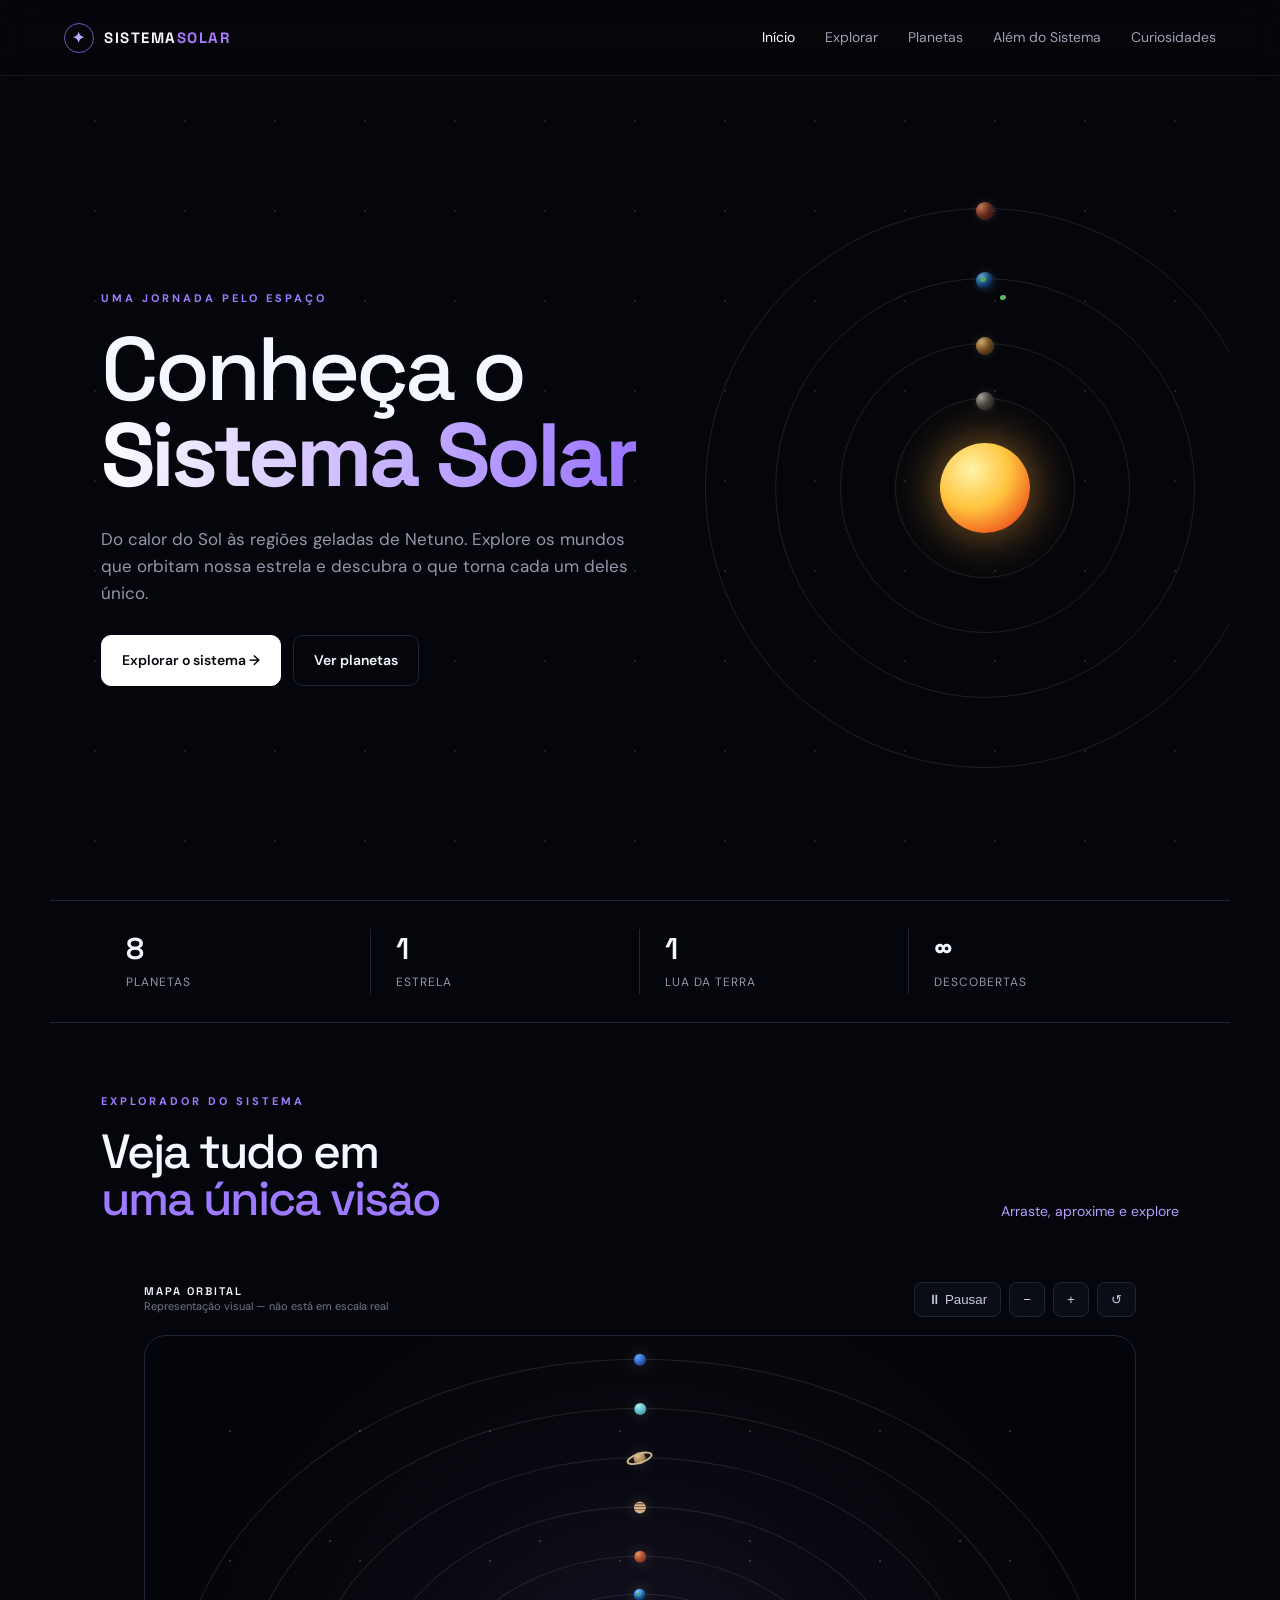
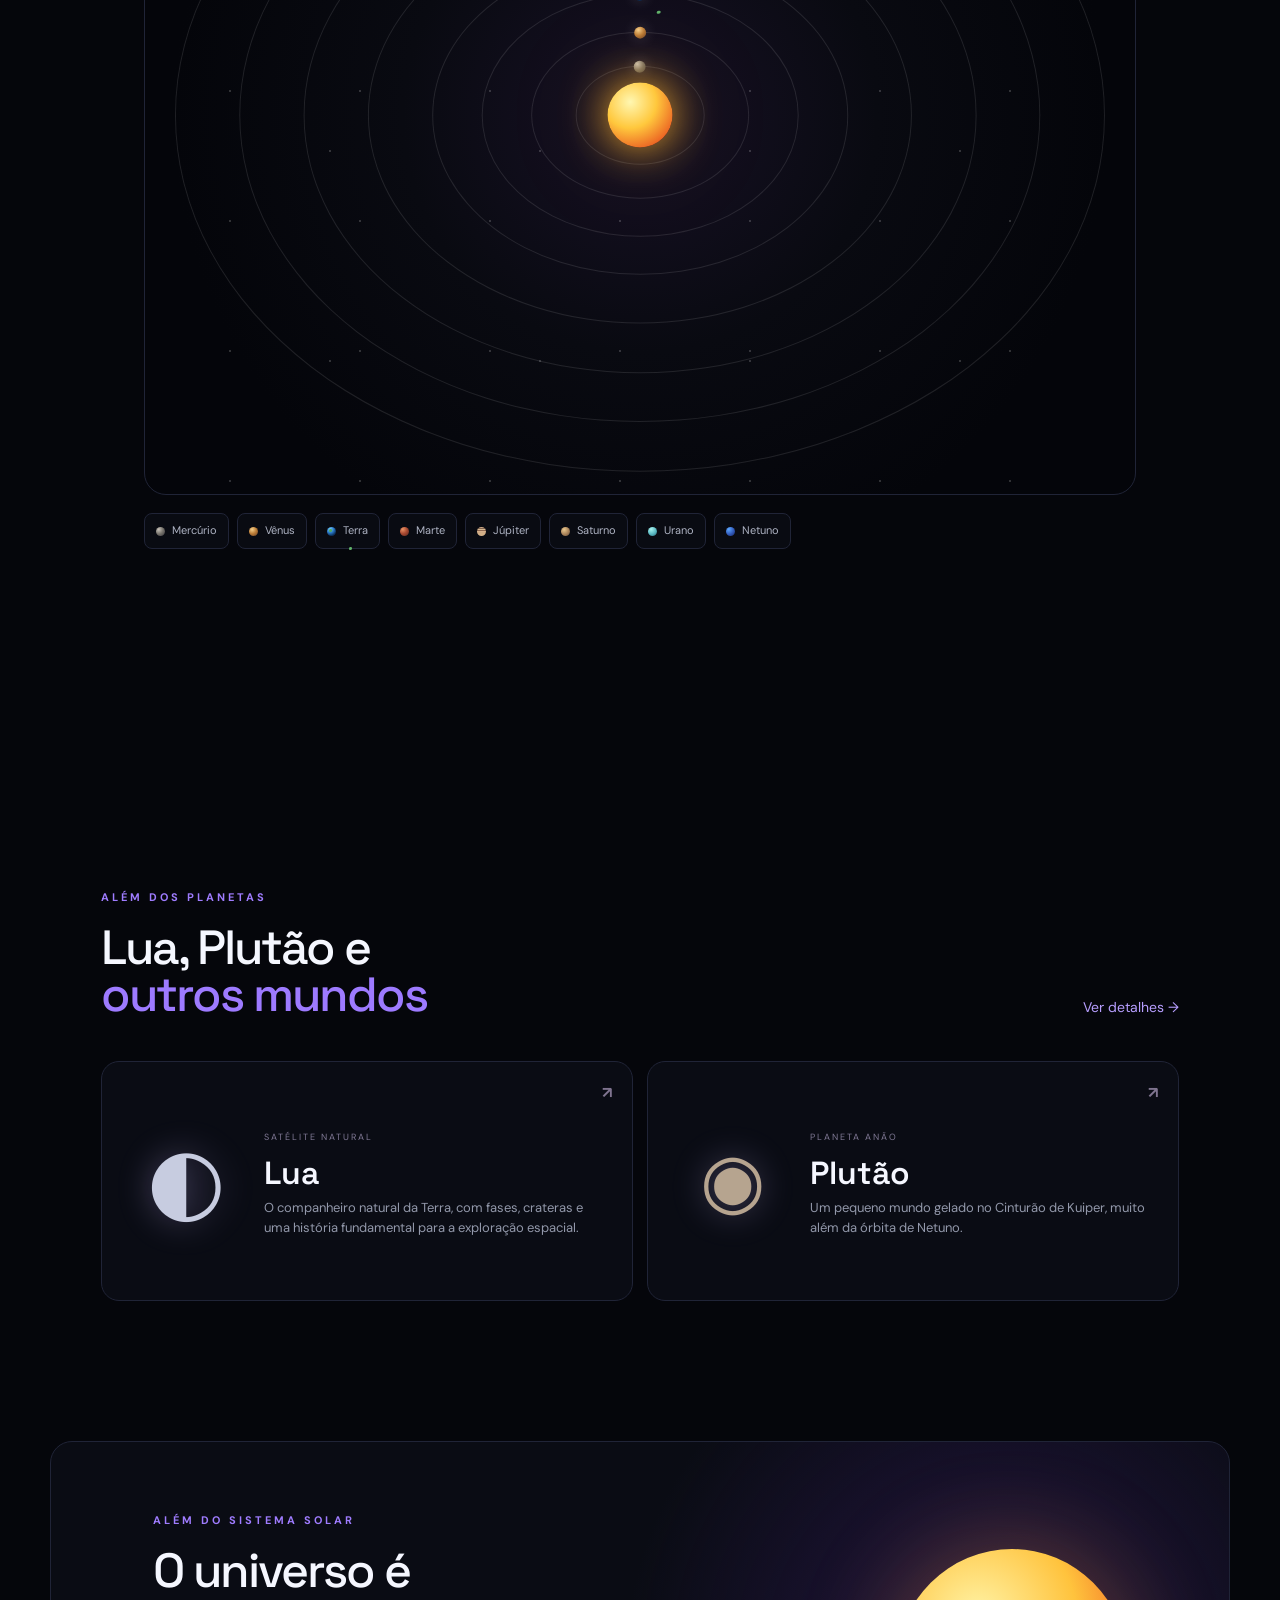
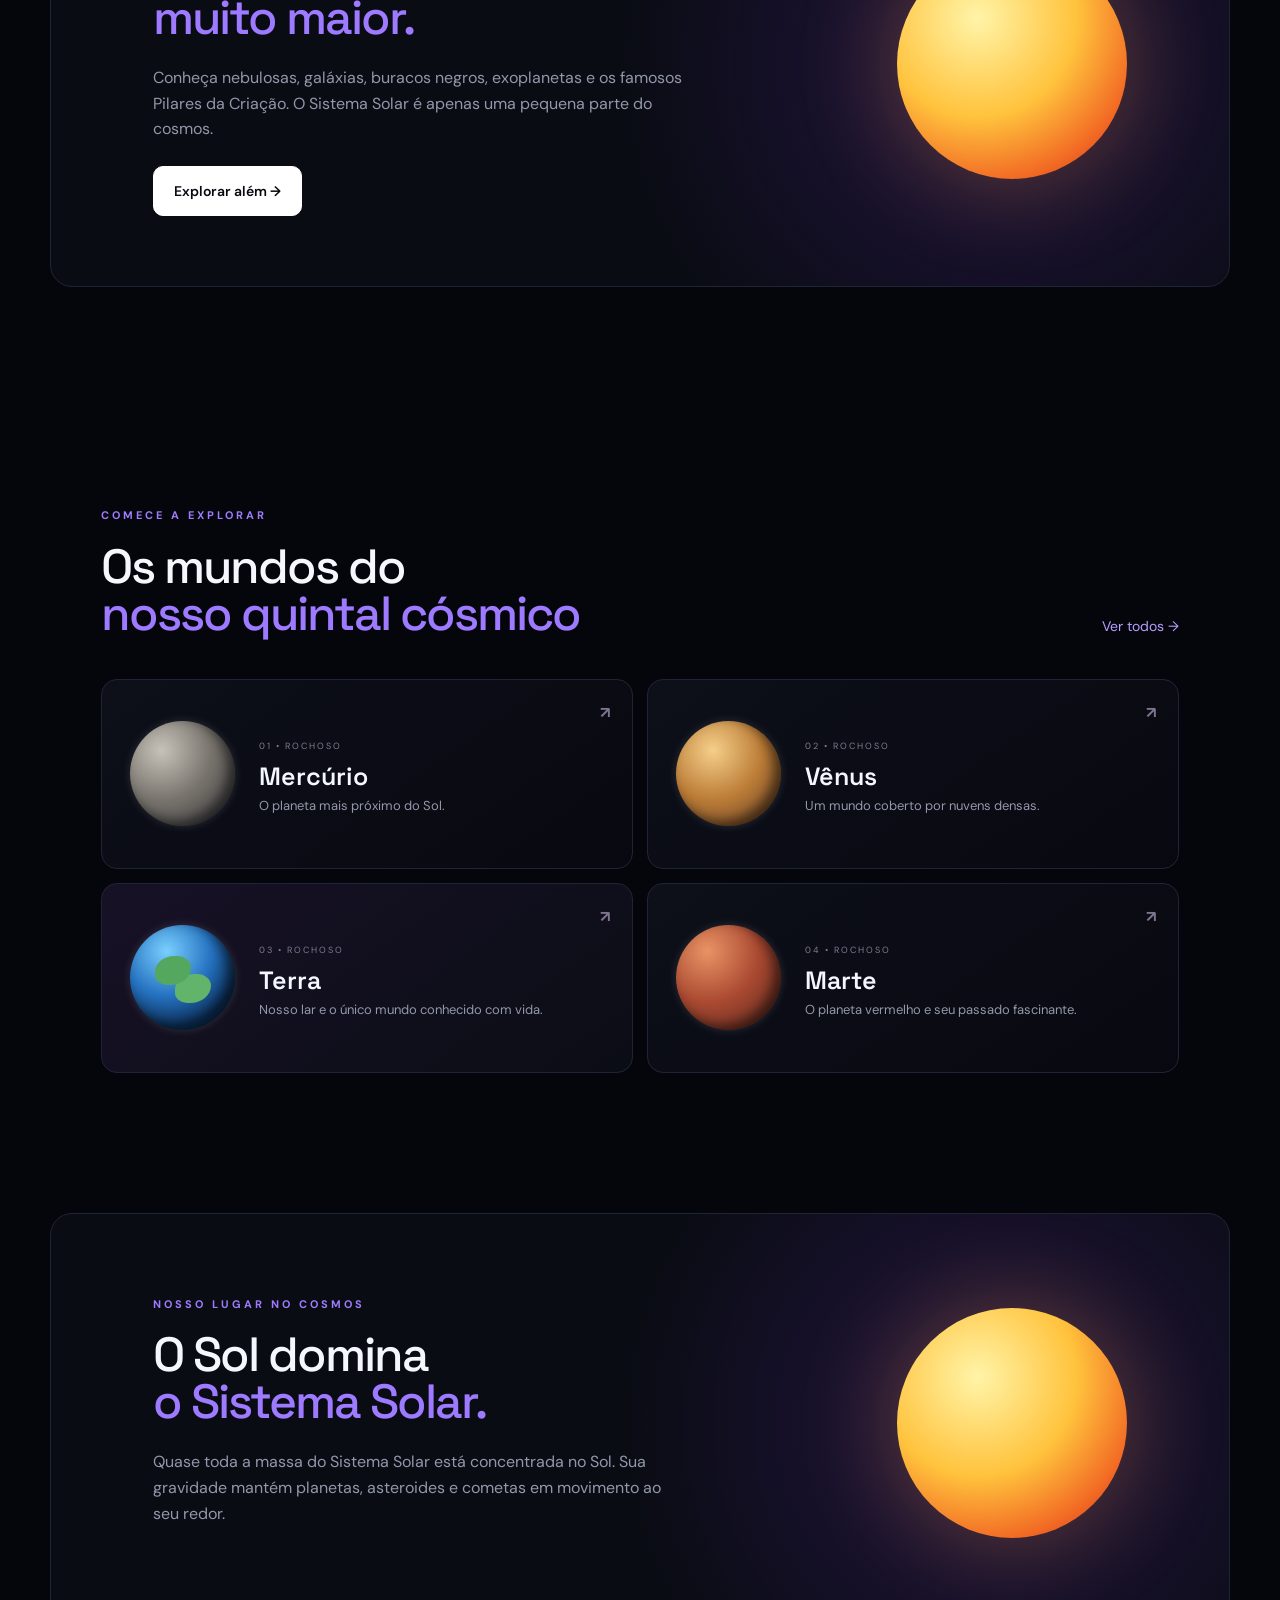
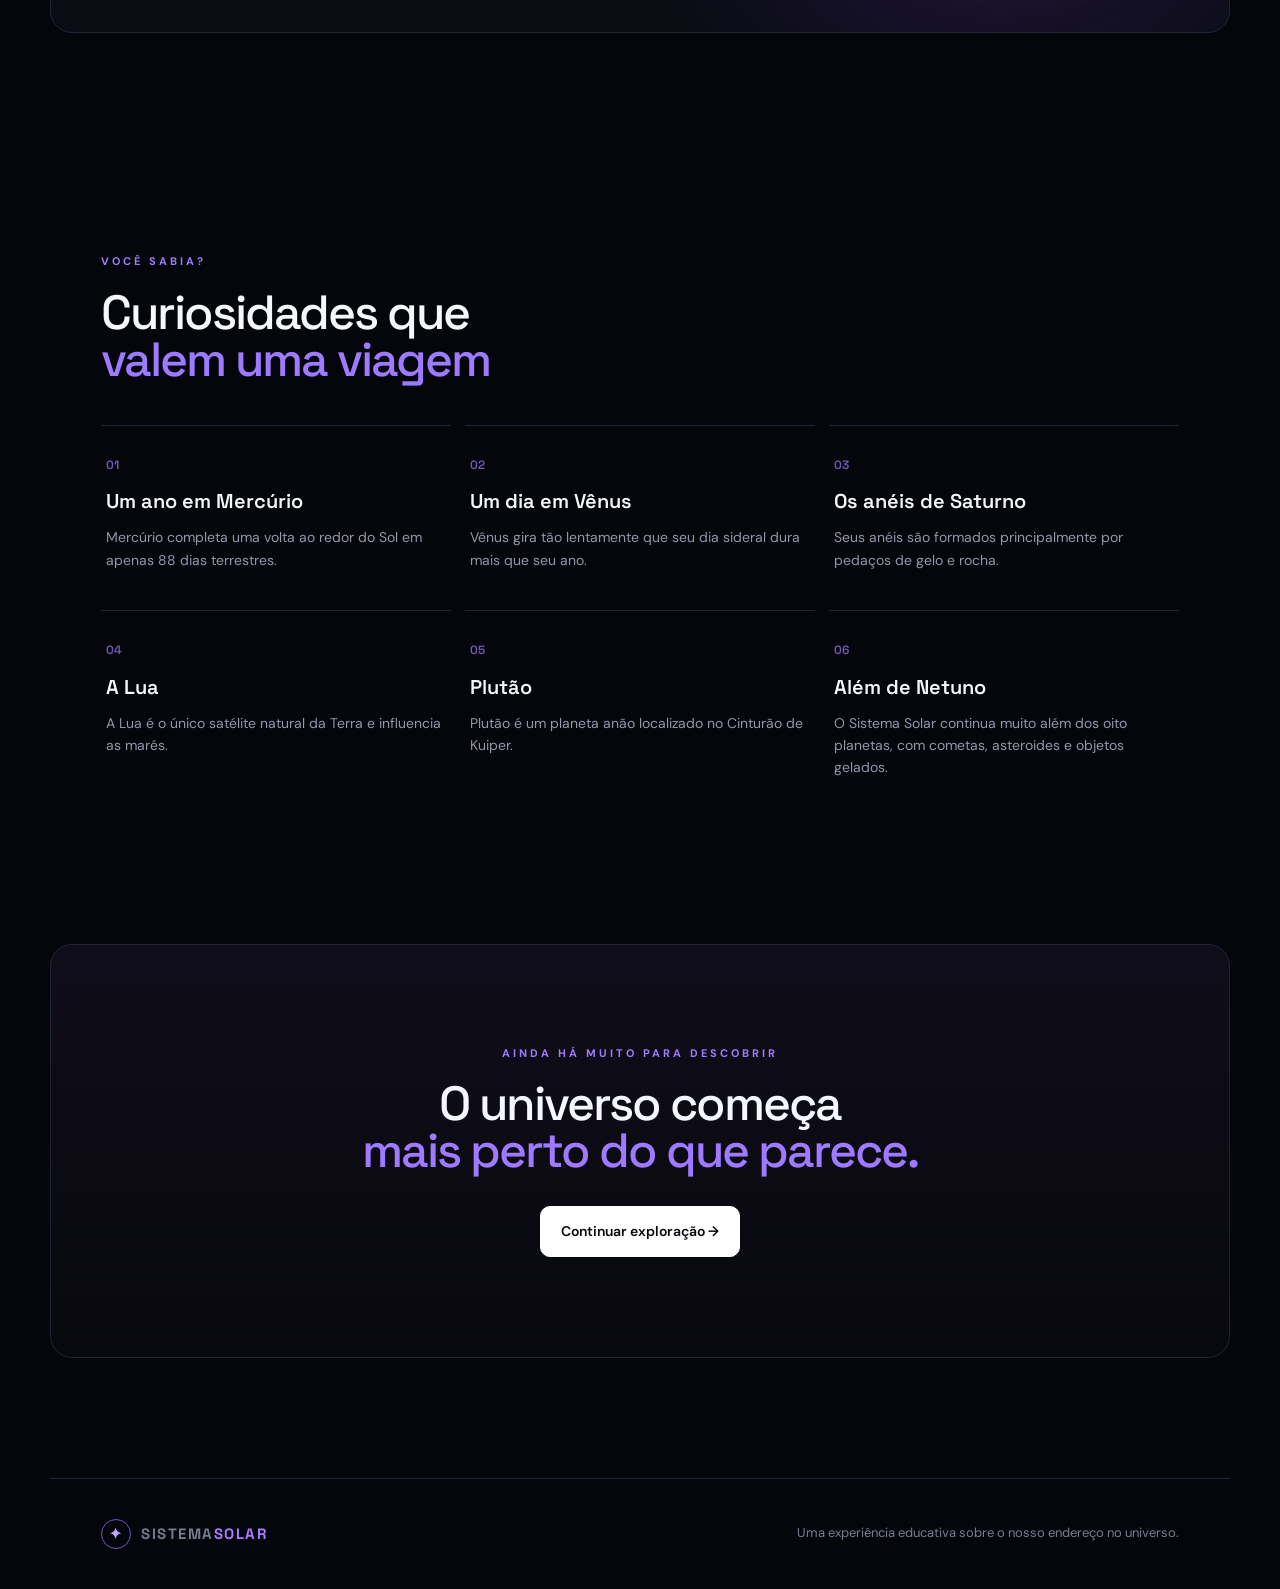
<file: index.html>
<!DOCTYPE html><html lang="pt-BR"><head><meta charset="UTF-8"><meta name="viewport" content="width=device-width,initial-scale=1.0"><meta name="description" content="Explore o Sistema Solar e o universo em uma experiência interativa."><meta name="theme-color" content="#05060b"><link rel="manifest" href="manifest.json"><title>Sistema Solar | Explore o Universo</title><link rel="stylesheet" href="css/style.css"></head><body><header class="topbar"><a class="brand" href="#inicio"><b>✦</b><span>SISTEMA<span>SOLAR</span></span></a><button class="menu-toggle">☰</button><nav class="nav"><a class="active" href="#inicio">Início</a><a href="#explorar">Explorar</a><a href="planetas.html">Planetas</a><a href="universo.html">Além do Sistema</a><a href="#curiosidades">Curiosidades</a></nav></header><main><section class="hero" id="inicio"><div class="stars"></div><div class="hero-content"><p class="eyebrow">UMA JORNADA PELO ESPAÇO</p><h1>Conheça o<br><strong>Sistema Solar</strong></h1><p class="hero-text">Do calor do Sol às regiões geladas de Netuno. Explore os mundos que orbitam nossa estrela e descubra o que torna cada um deles único.</p><div class="hero-actions"><a class="btn primary" href="#explorar">Explorar o sistema →</a><a class="btn ghost" href="planetas.html">Ver planetas</a></div></div><div class="hero-system"><div class="orbit o1"><i class="planet mercury"></i></div><div class="orbit o2"><i class="planet venus"></i></div><div class="orbit o3"><i class="planet earth"></i></div><div class="orbit o4"><i class="planet mars"></i></div><div class="sun"></div></div></section><section class="stats reveal"><div><strong>8</strong><span>planetas</span></div><div><strong>1</strong><span>estrela</span></div><div><strong>1</strong><span>Lua da Terra</span></div><div><strong>∞</strong><span>descobertas</span></div></section><section class="section system-info reveal" id="explorar"><div class="section-heading"><div><p class="eyebrow">EXPLORADOR DO SISTEMA</p><h2>Veja tudo em<br><span>uma única visão</span></h2></div><p class="text-link">Arraste, aproxime e explore</p></div><div class="space-map"><div class="map-toolbar"><div><b>MAPA ORBITAL</b><span>Representação visual — não está em escala real</span></div><button id="mapPause" type="button">⏸ Pausar</button><button id="mapZoomOut" type="button">−</button><button id="mapZoomIn" type="button">+</button><button id="mapReset" type="button">↺</button></div><div class="solar-map" id="solarMap"><div class="map-sun" title="Sol"></div><div class="map-orbit m1"><a class="map-planet mercury" href="planetas.html#mercurio" title="Mercúrio"></a></div><div class="map-orbit m2"><a class="map-planet venus" href="planetas.html#venus" title="Vênus"></a></div><div class="map-orbit m3"><a class="map-planet earth" href="planetas.html#terra" title="Terra"></a></div><div class="map-orbit m4"><a class="map-planet mars" href="planetas.html#marte" title="Marte"></a></div><div class="map-orbit m5"><a class="map-planet jupiter" href="planetas.html#jupiter" title="Júpiter"></a></div><div class="map-orbit m6"><a class="map-planet saturn" href="planetas.html#saturno" title="Saturno"></a></div><div class="map-orbit m7"><a class="map-planet uranus" href="planetas.html#urano" title="Urano"></a></div><div class="map-orbit m8"><a class="map-planet neptune" href="planetas.html#netuno" title="Netuno"></a></div></div><div class="map-legend"><a href="planetas.html#mercurio"><i class="mercury"></i>Mercúrio</a><a href="planetas.html#venus"><i class="venus"></i>Vênus</a><a href="planetas.html#terra"><i class="earth"></i>Terra</a><a href="planetas.html#marte"><i class="mars"></i>Marte</a><a href="planetas.html#jupiter"><i class="jupiter"></i>Júpiter</a><a href="planetas.html#saturno"><i class="saturn"></i>Saturno</a><a href="planetas.html#urano"><i class="uranus"></i>Urano</a><a href="planetas.html#netuno"><i class="neptune"></i>Netuno</a></div></div></section><section class="section reveal"><div class="section-heading"><div><p class="eyebrow">ALÉM DOS PLANETAS</p><h2>Lua, Plutão e<br><span>outros mundos</span></h2></div><a class="text-link" href="planetas.html">Ver detalhes →</a></div><div class="special-grid"><a class="special-card" href="planetas.html#lua"><span>◐</span><div><small>SATÉLITE NATURAL</small><h3>Lua</h3><p>O companheiro natural da Terra, com fases, crateras e uma história fundamental para a exploração espacial.</p></div><b>↗</b></a><a class="special-card pluto" href="planetas.html#plutao"><span>◉</span><div><small>PLANETA ANÃO</small><h3>Plutão</h3><p>Um pequeno mundo gelado no Cinturão de Kuiper, muito além da órbita de Netuno.</p></div><b>↗</b></a></div></section><section class="feature reveal"><div><p class="eyebrow">ALÉM DO SISTEMA SOLAR</p><h2>O universo é<br><span>muito maior.</span></h2><p>Conheça nebulosas, galáxias, buracos negros, exoplanetas e os famosos Pilares da Criação. O Sistema Solar é apenas uma pequena parte do cosmos.</p><a class="btn primary" href="universo.html">Explorar além →</a></div><div class="sun huge"></div></section><section class="section reveal"><div class="section-heading"><div><p class="eyebrow">COMECE A EXPLORAR</p><h2>Os mundos do<br><span>nosso quintal cósmico</span></h2></div><a class="text-link" href="planetas.html">Ver todos →</a></div><div class="planet-grid"><a class="planet-card" href="planetas.html#mercurio"><div class="planet large mercury"></div><div><small>01 • ROCHOSO</small><h3>Mercúrio</h3><p>O planeta mais próximo do Sol.</p></div><b>↗</b></a><a class="planet-card" href="planetas.html#venus"><div class="planet large venus"></div><div><small>02 • ROCHOSO</small><h3>Vênus</h3><p>Um mundo coberto por nuvens densas.</p></div><b>↗</b></a><a class="planet-card featured" href="planetas.html#terra"><div class="planet large earth"></div><div><small>03 • ROCHOSO</small><h3>Terra</h3><p>Nosso lar e o único mundo conhecido com vida.</p></div><b>↗</b></a><a class="planet-card" href="planetas.html#marte"><div class="planet large mars"></div><div><small>04 • ROCHOSO</small><h3>Marte</h3><p>O planeta vermelho e seu passado fascinante.</p></div><b>↗</b></a></div></section><section class="feature reveal"><div><p class="eyebrow">NOSSO LUGAR NO COSMOS</p><h2>O Sol domina<br><span>o Sistema Solar.</span></h2><p>Quase toda a massa do Sistema Solar está concentrada no Sol. Sua gravidade mantém planetas, asteroides e cometas em movimento ao seu redor.</p></div><div class="sun huge"></div></section><section class="section reveal" id="curiosidades"><div class="section-heading"><div><p class="eyebrow">VOCÊ SABIA?</p><h2>Curiosidades que<br><span>valem uma viagem</span></h2></div></div><div class="facts"><article><span>01</span><h3>Um ano em Mercúrio</h3><p>Mercúrio completa uma volta ao redor do Sol em apenas 88 dias terrestres.</p></article><article><span>02</span><h3>Um dia em Vênus</h3><p>Vênus gira tão lentamente que seu dia sideral dura mais que seu ano.</p></article><article><span>03</span><h3>Os anéis de Saturno</h3><p>Seus anéis são formados principalmente por pedaços de gelo e rocha.</p></article><article><span>04</span><h3>A Lua</h3><p>A Lua é o único satélite natural da Terra e influencia as marés.</p></article><article><span>05</span><h3>Plutão</h3><p>Plutão é um planeta anão localizado no Cinturão de Kuiper.</p></article><article><span>06</span><h3>Além de Netuno</h3><p>O Sistema Solar continua muito além dos oito planetas, com cometas, asteroides e objetos gelados.</p></article></div></section><section class="cta reveal"><p class="eyebrow">AINDA HÁ MUITO PARA DESCOBRIR</p><h2>O universo começa<br><span>mais perto do que parece.</span></h2><a class="btn primary" href="universo.html">Continuar exploração →</a></section></main><footer><div class="brand"><b>✦</b><span>SISTEMA<span>SOLAR</span></span></div><p>Uma experiência educativa sobre o nosso endereço no universo.</p></footer><script src="js/app.js"></script><script>const map=document.getElementById('solarMap'),pause=document.getElementById('mapPause');let zoom=1,paused=false;if(pause){pause.onclick=()=>{paused=!paused;map.classList.toggle('paused',paused);pause.textContent=paused?'▶ Continuar':'⏸ Pausar'}}document.getElementById('mapZoomIn').onclick=()=>{zoom=Math.min(1.55,zoom+.12);map.style.transform='scale('+zoom+')'};document.getElementById('mapZoomOut').onclick=()=>{zoom=Math.max(.75,zoom-.12);map.style.transform='scale('+zoom+')'};document.getElementById('mapReset').onclick=()=>{zoom=1;map.style.transform='scale(1)';paused=false;map.classList.remove('paused');pause.textContent='⏸ Pausar'};if('serviceWorker'in navigator)window.addEventListener('load',()=>navigator.serviceWorker.register('service-worker.js'));</script></body></html>
</file>
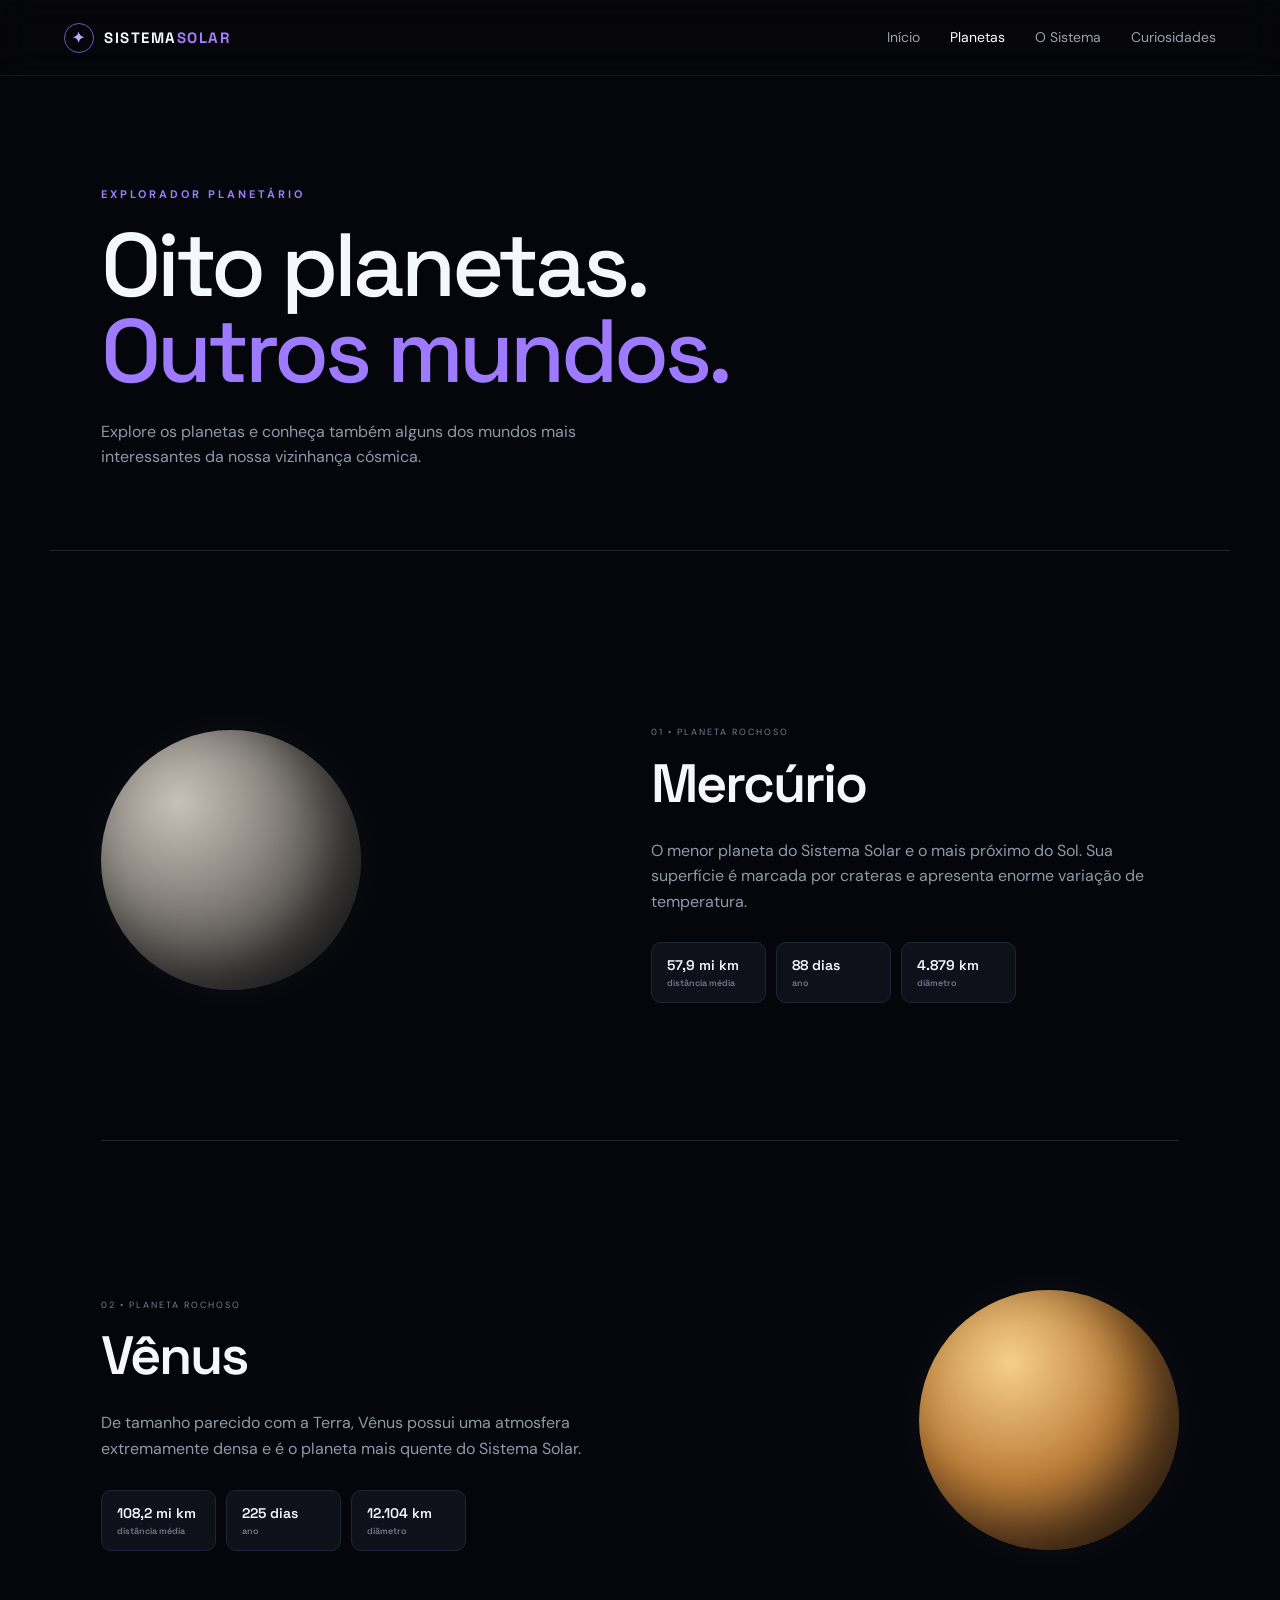
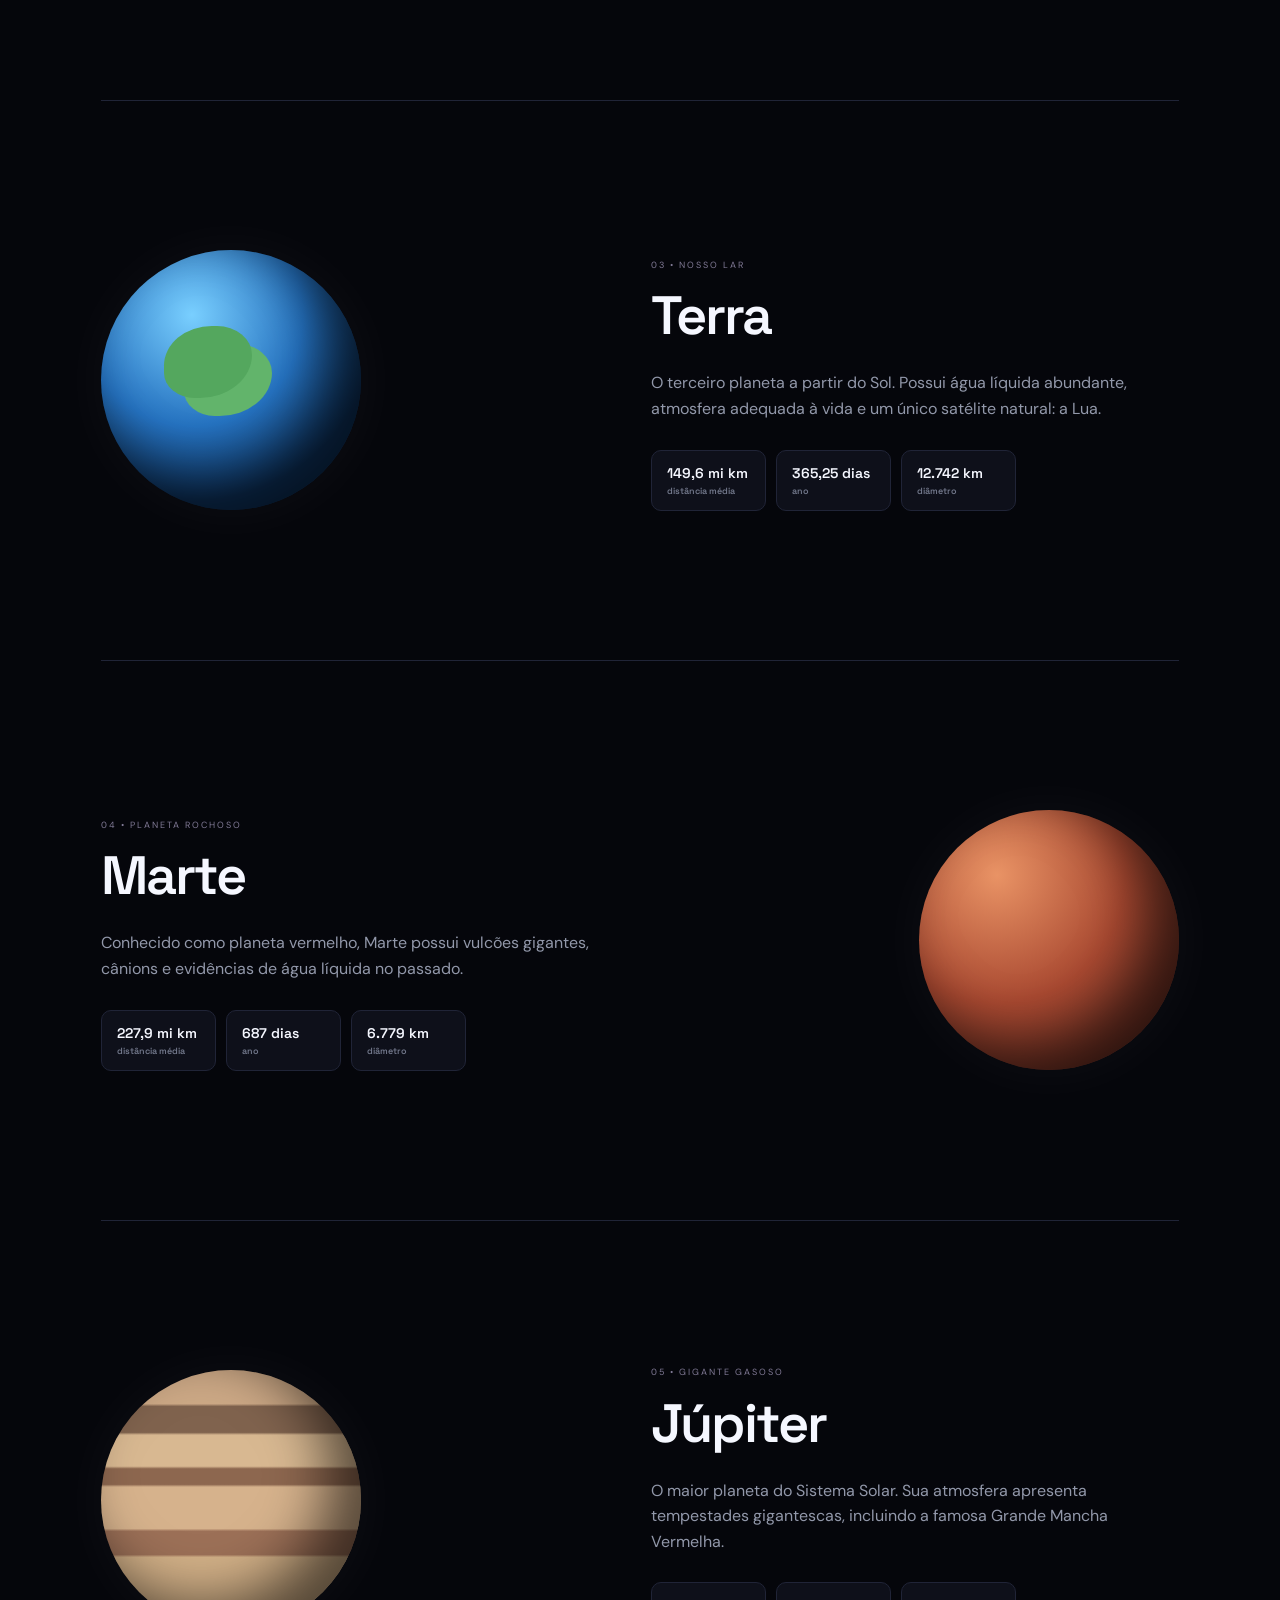
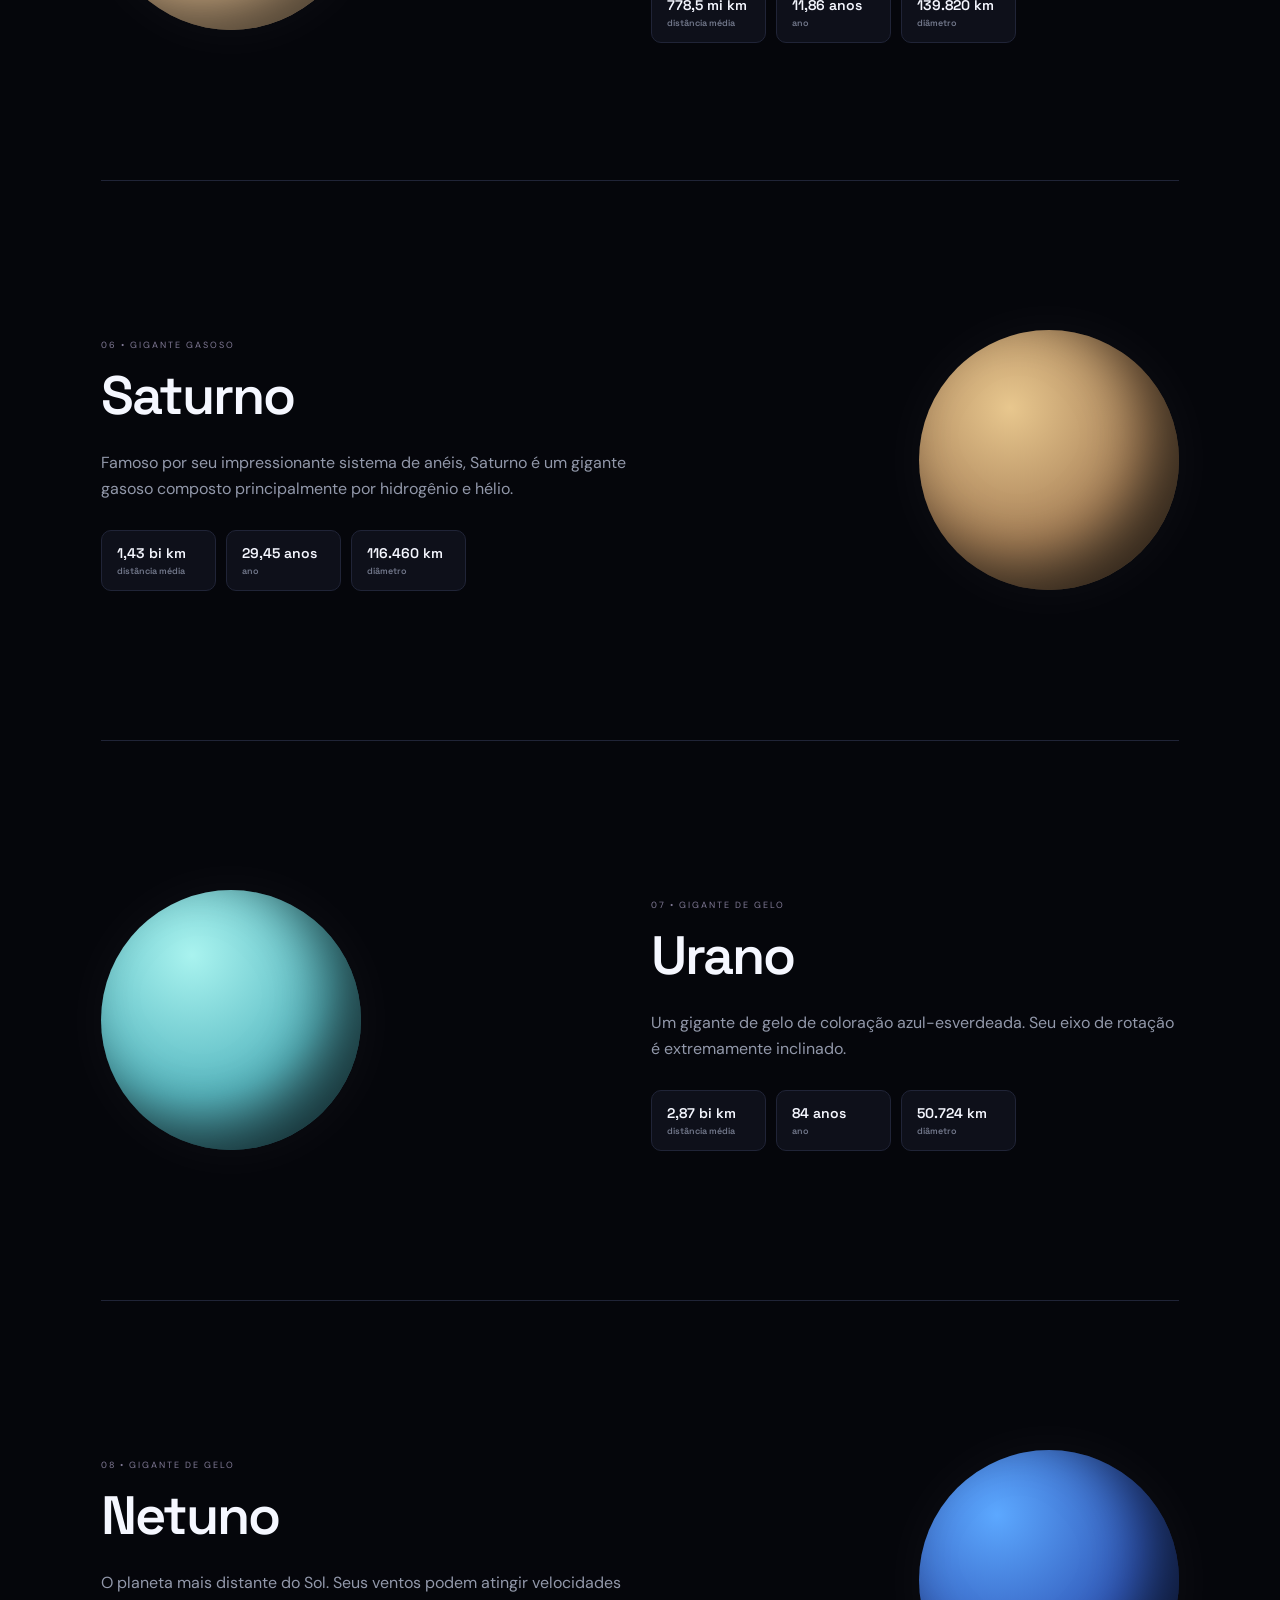
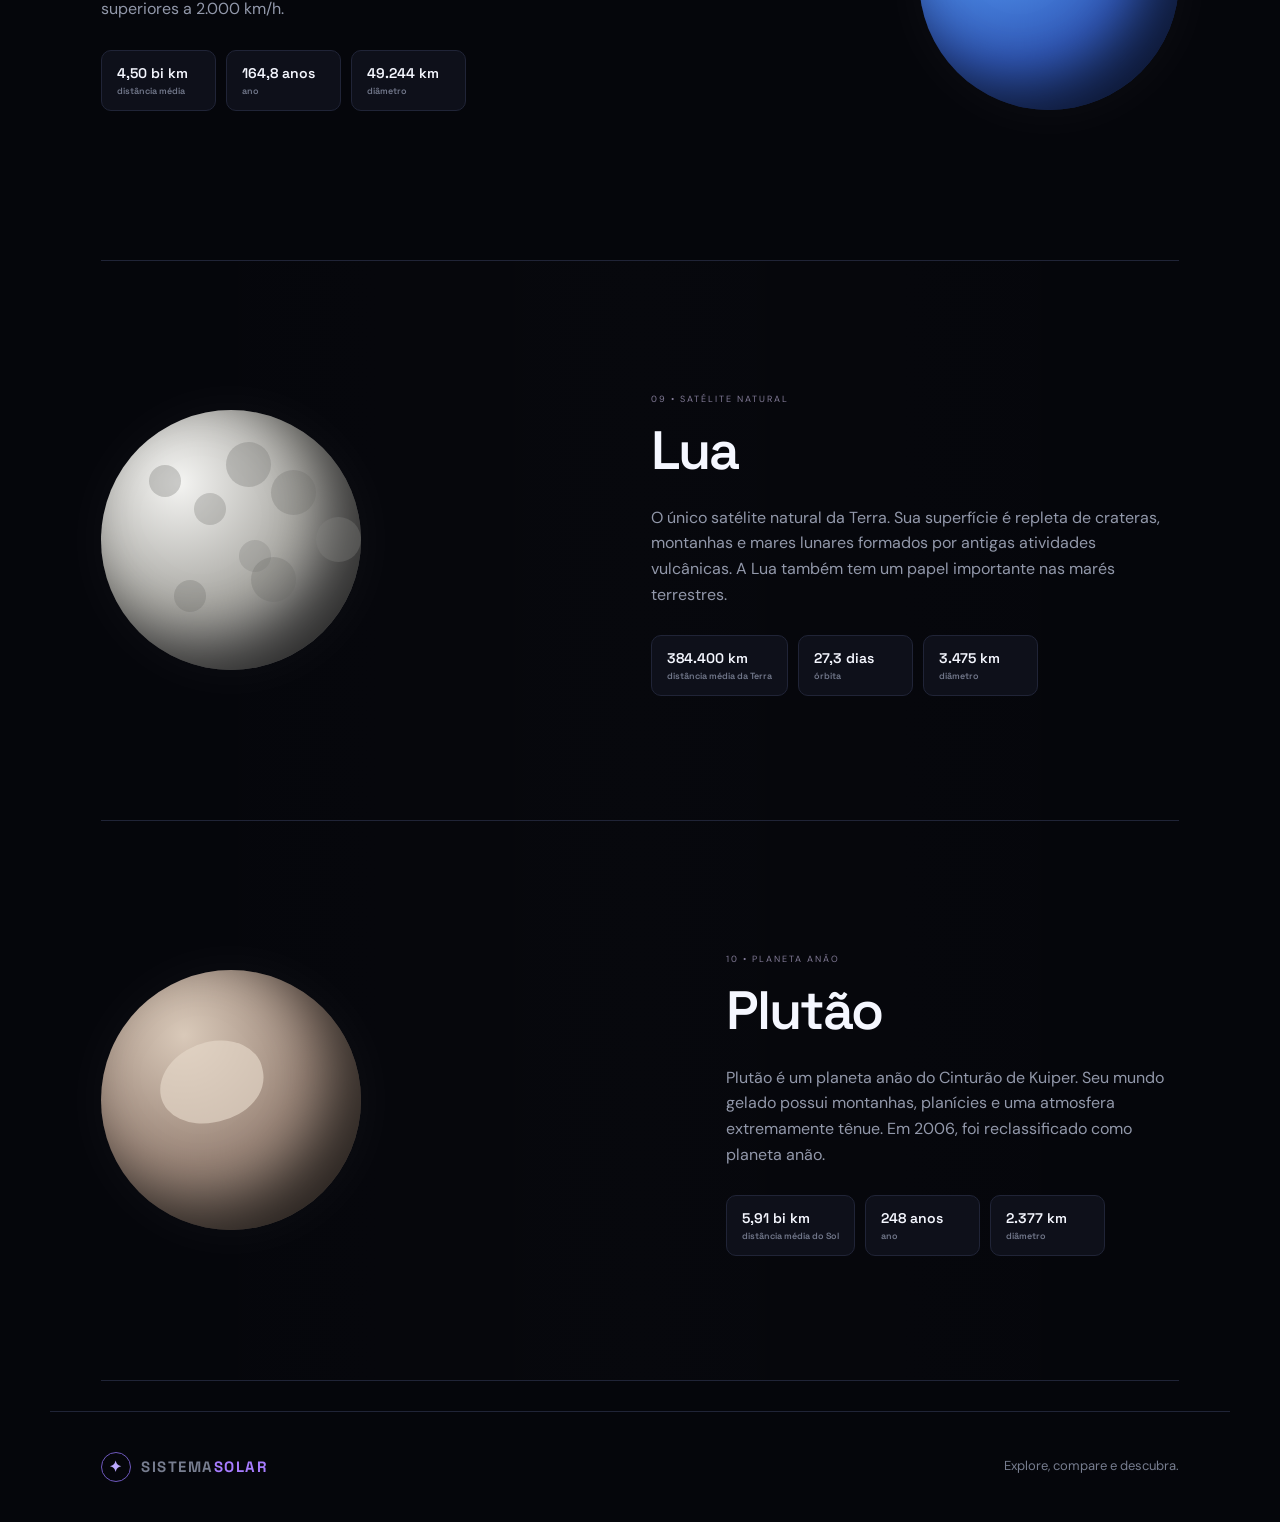
<file: planetas.html>
<!DOCTYPE html><html lang="pt-BR"><head><meta charset="UTF-8"><meta name="viewport" content="width=device-width,initial-scale=1.0"><title>Planetas e Mundos | Sistema Solar</title><link rel="stylesheet" href="css/style.css"><style>.world-visual{width:260px;height:260px;flex:none;border-radius:50%;position:relative;box-shadow:inset -30px -25px 55px #0009,0 0 60px #ffffff0b}.moon-visual{background:radial-gradient(circle at 30% 28%,#f4f4f2,#aaa9a4 48%,#57575a);overflow:hidden}.moon-visual:before,.moon-visual:after{content:'';position:absolute;border-radius:50%;background:#77777355;box-shadow:45px 28px 0 #66666244,90px 75px 0 #85858055,25px 115px 0 #66666244}.moon-visual:before{width:32px;height:32px;left:48px;top:55px}.moon-visual:after{width:45px;height:45px;left:125px;top:32px}.pluto-visual{background:radial-gradient(circle at 32% 25%,#d9c9b9,#9b8679 48%,#554942);overflow:hidden}.pluto-visual:before{content:'';position:absolute;width:105px;height:80px;left:58px;top:72px;border-radius:55% 45% 50% 45%;background:#e6d9c9aa;transform:rotate(-12deg)}.special-world{background:linear-gradient(90deg,transparent,#ffffff02,transparent)}@media(max-width:850px){.world-visual{width:190px;height:190px}.special-world .world-visual{justify-self:center}}</style></head><body><header class="topbar"><a class="brand" href="index.html"><b>✦</b><span>SISTEMA<span>SOLAR</span></span></a><button class="menu-toggle">☰</button><nav class="nav"><a href="index.html">Início</a><a class="active" href="planetas.html">Planetas</a><a href="sistema.html">O Sistema</a><a href="index.html#curiosidades">Curiosidades</a></nav></header><main><section class="page-hero"><p class="eyebrow">EXPLORADOR PLANETÁRIO</p><h1>Oito planetas.<br><span>Outros mundos.</span></h1><p>Explore os planetas e conheça também alguns dos mundos mais interessantes da nossa vizinhança cósmica.</p></section><section class="planet-list">
<article id="mercurio" class="planet-detail"><div class="planet xlarge mercury"></div><div><small>01 • PLANETA ROCHOSO</small><h2>Mercúrio</h2><p>O menor planeta do Sistema Solar e o mais próximo do Sol. Sua superfície é marcada por crateras e apresenta enorme variação de temperatura.</p><div class="data"><b>57,9 mi km<small>distância média</small></b><b>88 dias<small>ano</small></b><b>4.879 km<small>diâmetro</small></b></div></div></article>
<article id="venus" class="planet-detail reverse"><div class="planet xlarge venus"></div><div><small>02 • PLANETA ROCHOSO</small><h2>Vênus</h2><p>De tamanho parecido com a Terra, Vênus possui uma atmosfera extremamente densa e é o planeta mais quente do Sistema Solar.</p><div class="data"><b>108,2 mi km<small>distância média</small></b><b>225 dias<small>ano</small></b><b>12.104 km<small>diâmetro</small></b></div></div></article>
<article id="terra" class="planet-detail"><div class="planet xlarge earth"></div><div><small>03 • NOSSO LAR</small><h2>Terra</h2><p>O terceiro planeta a partir do Sol. Possui água líquida abundante, atmosfera adequada à vida e um único satélite natural: a Lua.</p><div class="data"><b>149,6 mi km<small>distância média</small></b><b>365,25 dias<small>ano</small></b><b>12.742 km<small>diâmetro</small></b></div></div></article>
<article id="marte" class="planet-detail reverse"><div class="planet xlarge mars"></div><div><small>04 • PLANETA ROCHOSO</small><h2>Marte</h2><p>Conhecido como planeta vermelho, Marte possui vulcões gigantes, cânions e evidências de água líquida no passado.</p><div class="data"><b>227,9 mi km<small>distância média</small></b><b>687 dias<small>ano</small></b><b>6.779 km<small>diâmetro</small></b></div></div></article>
<article id="jupiter" class="planet-detail"><div class="planet xlarge jupiter"></div><div><small>05 • GIGANTE GASOSO</small><h2>Júpiter</h2><p>O maior planeta do Sistema Solar. Sua atmosfera apresenta tempestades gigantescas, incluindo a famosa Grande Mancha Vermelha.</p><div class="data"><b>778,5 mi km<small>distância média</small></b><b>11,86 anos<small>ano</small></b><b>139.820 km<small>diâmetro</small></b></div></div></article>
<article id="saturno" class="planet-detail reverse"><div class="planet xlarge saturn"></div><div><small>06 • GIGANTE GASOSO</small><h2>Saturno</h2><p>Famoso por seu impressionante sistema de anéis, Saturno é um gigante gasoso composto principalmente por hidrogênio e hélio.</p><div class="data"><b>1,43 bi km<small>distância média</small></b><b>29,45 anos<small>ano</small></b><b>116.460 km<small>diâmetro</small></b></div></div></article>
<article id="urano" class="planet-detail"><div class="planet xlarge uranus"></div><div><small>07 • GIGANTE DE GELO</small><h2>Urano</h2><p>Um gigante de gelo de coloração azul-esverdeada. Seu eixo de rotação é extremamente inclinado.</p><div class="data"><b>2,87 bi km<small>distância média</small></b><b>84 anos<small>ano</small></b><b>50.724 km<small>diâmetro</small></b></div></div></article>
<article id="netuno" class="planet-detail reverse"><div class="planet xlarge neptune"></div><div><small>08 • GIGANTE DE GELO</small><h2>Netuno</h2><p>O planeta mais distante do Sol. Seus ventos podem atingir velocidades superiores a 2.000 km/h.</p><div class="data"><b>4,50 bi km<small>distância média</small></b><b>164,8 anos<small>ano</small></b><b>49.244 km<small>diâmetro</small></b></div></div></article>
<article id="lua" class="planet-detail special-world"><div class="world-visual moon-visual"></div><div><small>09 • SATÉLITE NATURAL</small><h2>Lua</h2><p>O único satélite natural da Terra. Sua superfície é repleta de crateras, montanhas e mares lunares formados por antigas atividades vulcânicas. A Lua também tem um papel importante nas marés terrestres.</p><div class="data"><b>384.400 km<small>distância média da Terra</small></b><b>27,3 dias<small>órbita</small></b><b>3.475 km<small>diâmetro</small></b></div></div></article>
<article id="plutao" class="planet-detail reverse special-world"><div class="world-visual pluto-visual"></div><div><small>10 • PLANETA ANÃO</small><h2>Plutão</h2><p>Plutão é um planeta anão do Cinturão de Kuiper. Seu mundo gelado possui montanhas, planícies e uma atmosfera extremamente tênue. Em 2006, foi reclassificado como planeta anão.</p><div class="data"><b>5,91 bi km<small>distância média do Sol</small></b><b>248 anos<small>ano</small></b><b>2.377 km<small>diâmetro</small></b></div></div></article>
</section></main><footer><div class="brand"><b>✦</b><span>SISTEMA<span>SOLAR</span></span></div><p>Explore, compare e descubra.</p></footer><script src="js/app.js"></script></body></html>
</file>
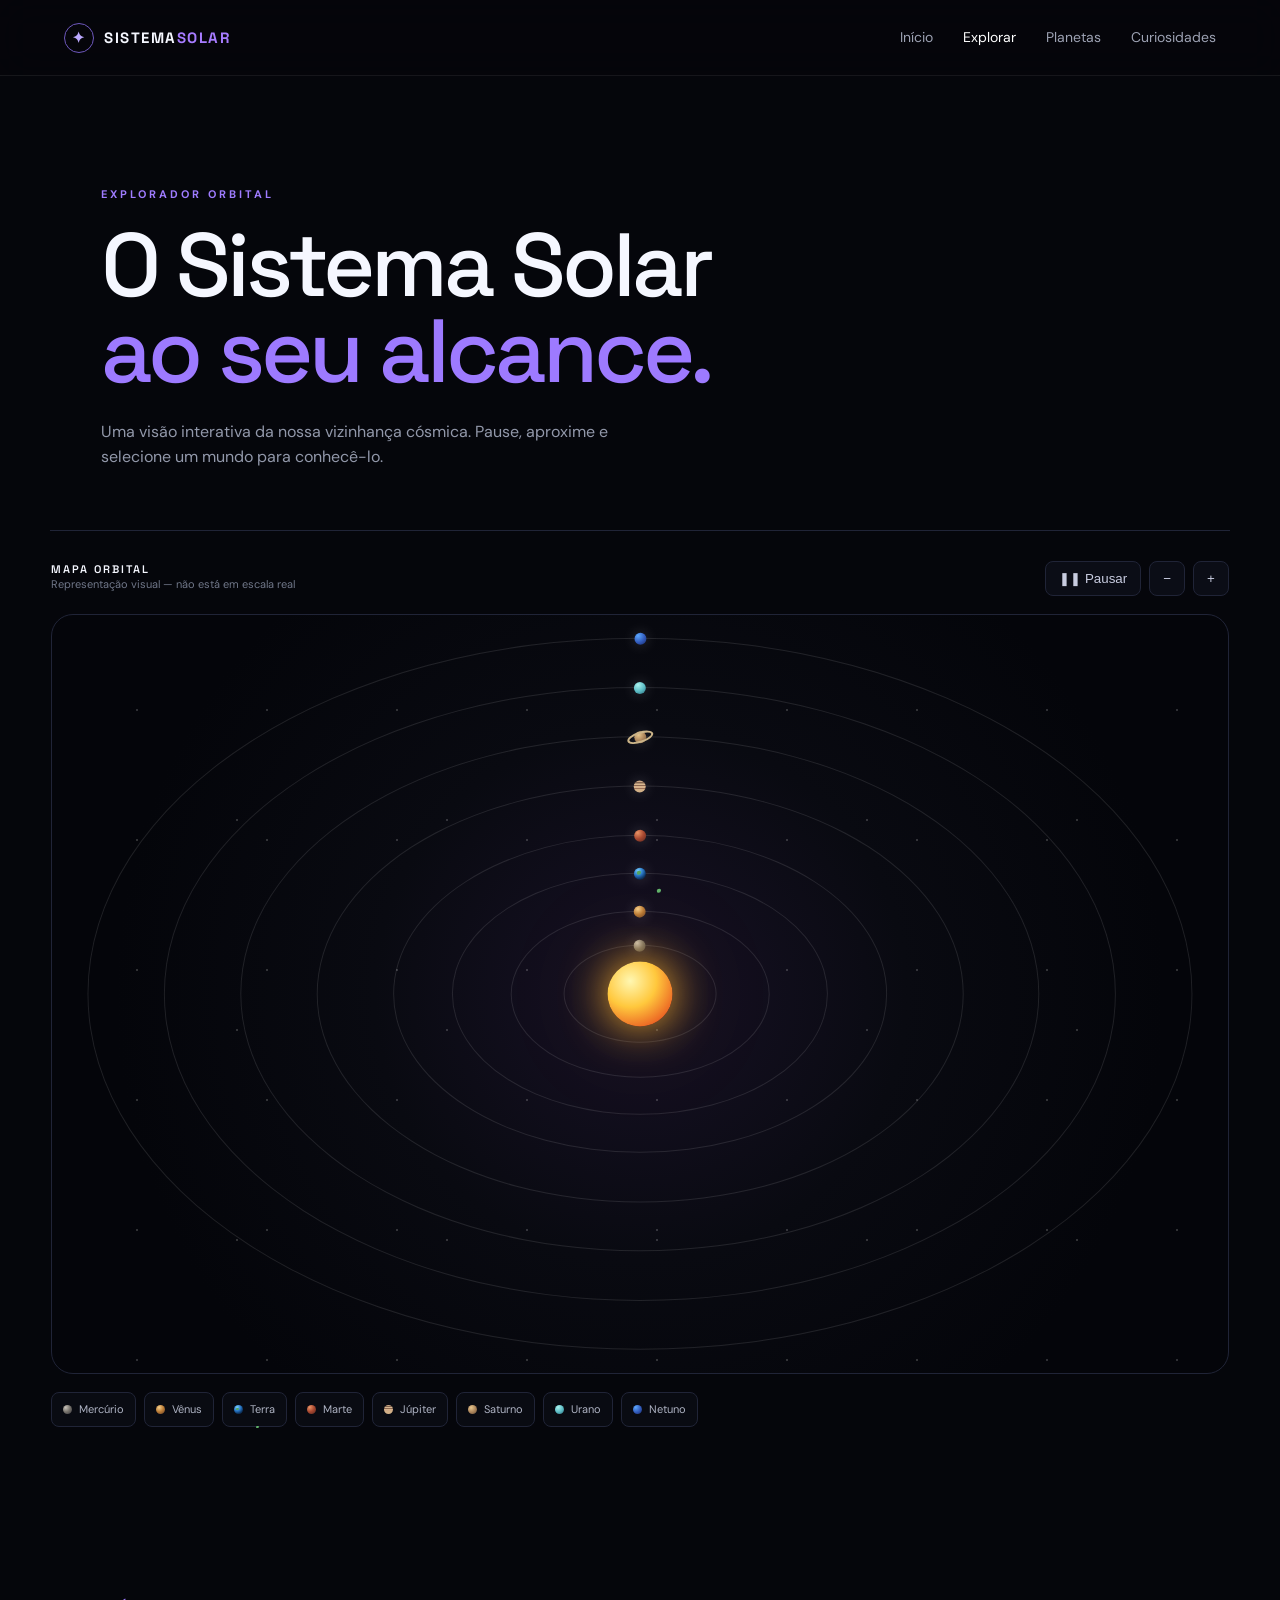
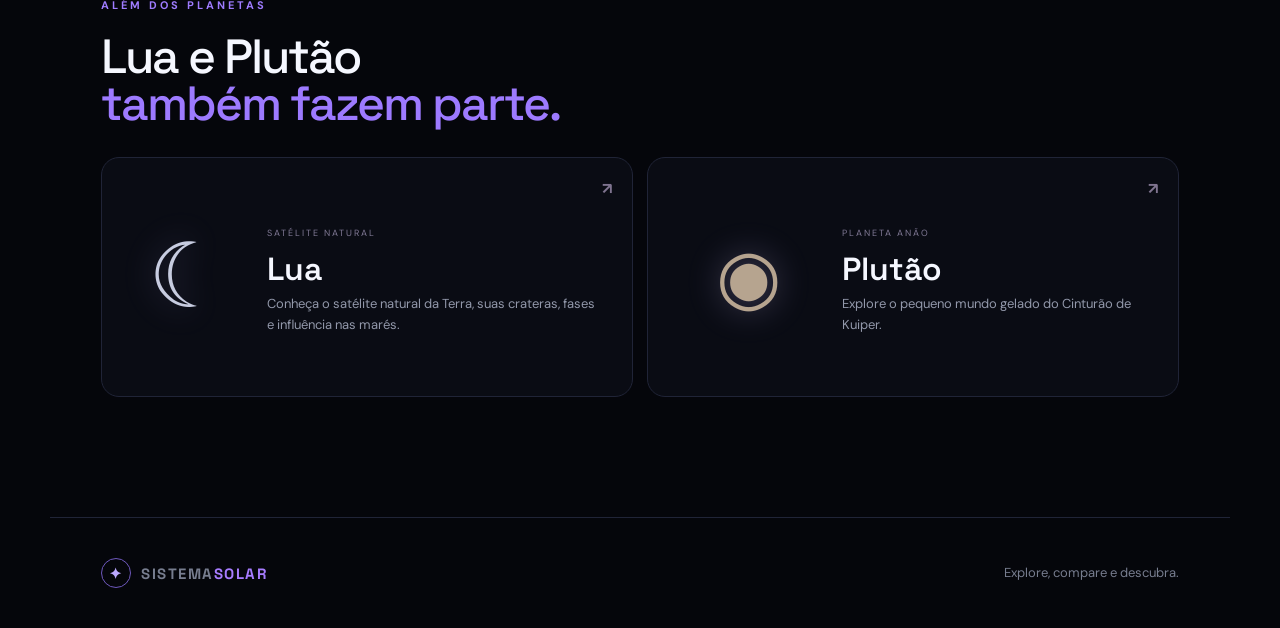
<file: sistema.html>
<!DOCTYPE html><html lang="pt-BR"><head><meta charset="UTF-8"><meta name="viewport" content="width=device-width,initial-scale=1.0"><meta name="theme-color" content="#05060b"><link rel="manifest" href="manifest.json"><title>Explorar o Sistema Solar</title><link rel="stylesheet" href="css/style.css"></head><body><header class="topbar"><a class="brand" href="index.html"><b>✦</b><span>SISTEMA<span>SOLAR</span></span></a><button class="menu-toggle">☰</button><nav class="nav"><a href="index.html">Início</a><a class="active" href="sistema.html">Explorar</a><a href="planetas.html">Planetas</a><a href="index.html#curiosidades">Curiosidades</a></nav></header><main><section class="page-hero system-intro"><p class="eyebrow">EXPLORADOR ORBITAL</p><h1>O Sistema Solar<br><span>ao seu alcance.</span></h1><p>Uma visão interativa da nossa vizinhança cósmica. Pause, aproxime e selecione um mundo para conhecê-lo.</p></section><section class="space-map"><div class="map-toolbar"><div><b>MAPA ORBITAL</b><span>Representação visual — não está em escala real</span></div><button id="pauseOrbit">❚❚ Pausar</button><button id="zoomOut">−</button><button id="zoomIn">+</button></div><div class="solar-map" id="solarMap"><div class="map-sun" title="Sol"></div><div class="map-orbit m1"><a class="map-planet mercury" href="planetas.html#mercurio" title="Mercúrio"></a></div><div class="map-orbit m2"><a class="map-planet venus" href="planetas.html#venus" title="Vênus"></a></div><div class="map-orbit m3"><a class="map-planet earth" href="planetas.html#terra" title="Terra"></a></div><div class="map-orbit m4"><a class="map-planet mars" href="planetas.html#marte" title="Marte"></a></div><div class="map-orbit m5"><a class="map-planet jupiter" href="planetas.html#jupiter" title="Júpiter"></a></div><div class="map-orbit m6"><a class="map-planet saturn" href="planetas.html#saturno" title="Saturno"></a></div><div class="map-orbit m7"><a class="map-planet uranus" href="planetas.html#urano" title="Urano"></a></div><div class="map-orbit m8"><a class="map-planet neptune" href="planetas.html#netuno" title="Netuno"></a></div></div><div class="map-legend"><a href="planetas.html#mercurio"><i class="mercury"></i>Mercúrio</a><a href="planetas.html#venus"><i class="venus"></i>Vênus</a><a href="planetas.html#terra"><i class="earth"></i>Terra</a><a href="planetas.html#marte"><i class="mars"></i>Marte</a><a href="planetas.html#jupiter"><i class="jupiter"></i>Júpiter</a><a href="planetas.html#saturno"><i class="saturn"></i>Saturno</a><a href="planetas.html#urano"><i class="uranus"></i>Urano</a><a href="planetas.html#netuno"><i class="neptune"></i>Netuno</a></div></section><section class="section system-info"><div class="section-heading"><div><p class="eyebrow">ALÉM DOS PLANETAS</p><h2>Lua e Plutão<br><span>também fazem parte.</span></h2></div></div><div class="special-grid"><a class="special-card moon" href="planetas.html#lua"><span>☾</span><div><small>SATÉLITE NATURAL</small><h3>Lua</h3><p>Conheça o satélite natural da Terra, suas crateras, fases e influência nas marés.</p></div><b>↗</b></a><a class="special-card pluto" href="planetas.html#plutao"><span>◉</span><div><small>PLANETA ANÃO</small><h3>Plutão</h3><p>Explore o pequeno mundo gelado do Cinturão de Kuiper.</p></div><b>↗</b></a></div></section></main><footer><div class="brand"><b>✦</b><span>SISTEMA<span>SOLAR</span></span></div><p>Explore, compare e descubra.</p></footer><script src="js/app.js"></script><script>const map=document.getElementById('solarMap'),pause=document.getElementById('pauseOrbit');let paused=false,scale=1;pause.onclick=()=>{paused=!paused;map.classList.toggle('paused',paused);pause.textContent=paused?'▶ Continuar':'❚❚ Pausar'};document.getElementById('zoomIn').onclick=()=>{scale=Math.min(1.3,scale+.1);map.style.transform=`scale(${scale})`};document.getElementById('zoomOut').onclick=()=>{scale=Math.max(.7,scale-.1);map.style.transform=`scale(${scale})`};</script></body></html>
</file>
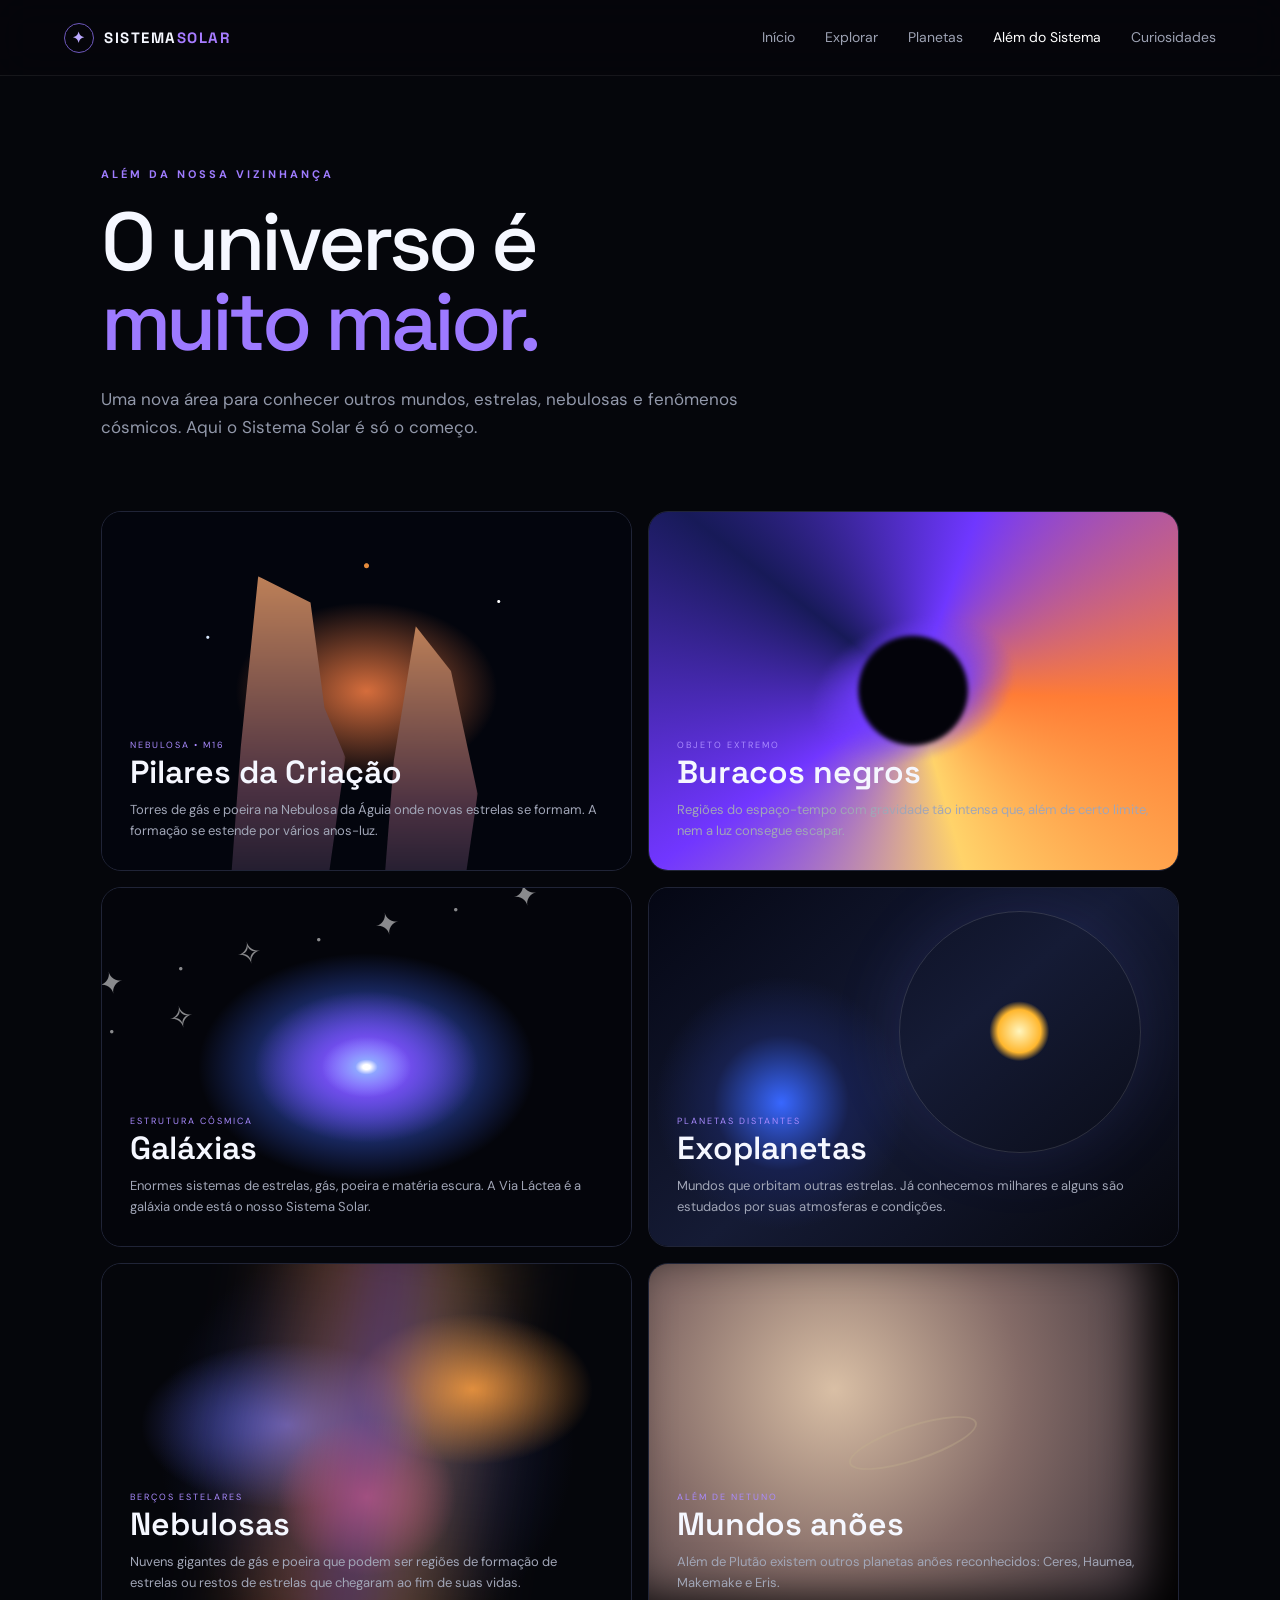
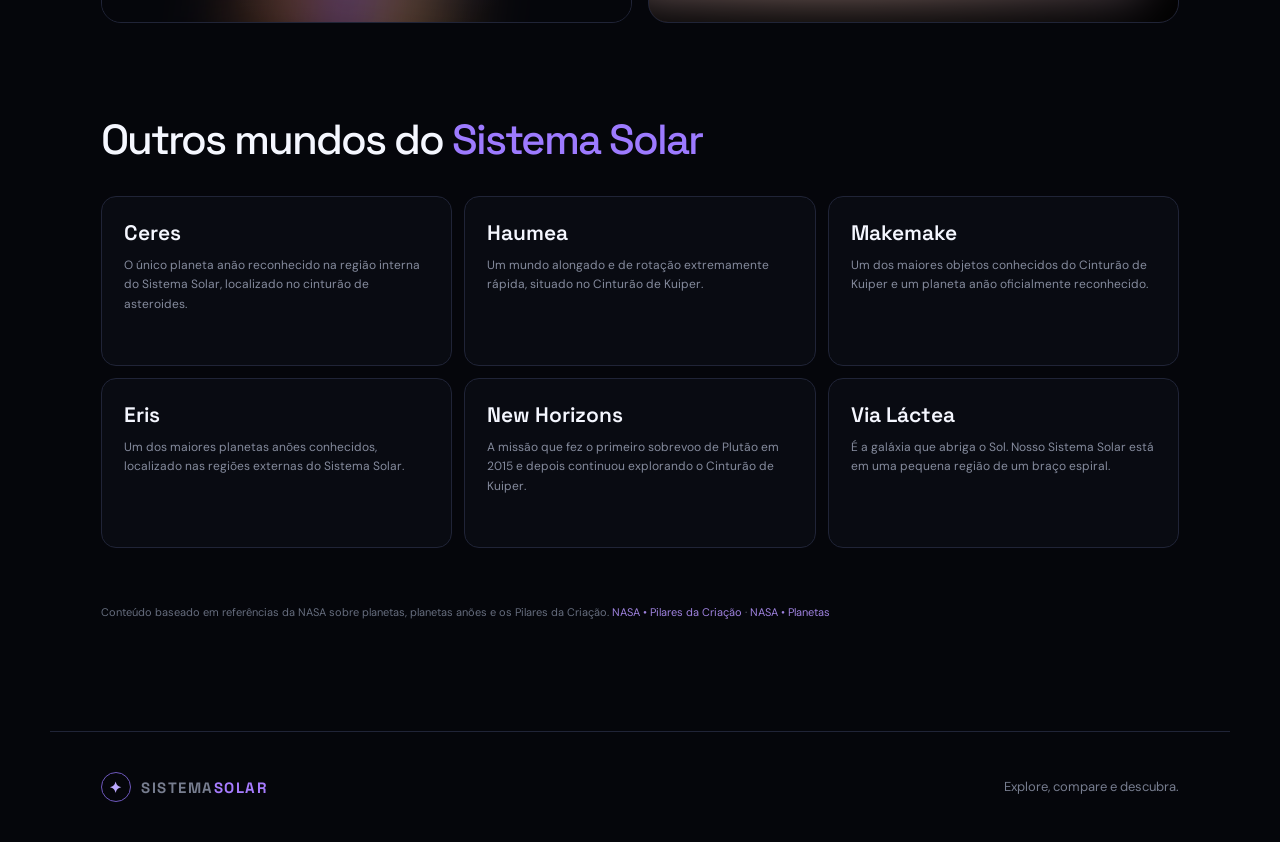
<file: universo.html>
<!DOCTYPE html><html lang="pt-BR"><head><meta charset="UTF-8"><meta name="viewport" content="width=device-width,initial-scale=1.0"><meta name="theme-color" content="#05060b"><link rel="manifest" href="manifest.json"><title>Além do Sistema | Sistema Solar</title><link rel="stylesheet" href="css/style.css"><style>
.cosmos{max-width:1180px;margin:auto;padding:0 4% 110px}.cosmos-hero{padding:90px 0 70px}.cosmos-hero h1{font:500 clamp(48px,7vw,82px)/.98 'Space Grotesk';letter-spacing:-4px}.cosmos-hero h1 span{color:#9d7aff}.cosmos-hero p:last-child{max-width:650px;color:#9298aa;margin-top:24px;font-size:17px}.cosmos-grid{display:grid;grid-template-columns:repeat(2,1fr);gap:16px}.cosmos-card{min-height:360px;border:1px solid #202437;border-radius:20px;overflow:hidden;background:#090b12;position:relative;display:flex;flex-direction:column;justify-content:flex-end;padding:28px;transition:.3s}.cosmos-card:hover{transform:translateY(-5px);border-color:#5b4783}.cosmos-art{position:absolute;inset:0;overflow:hidden}.cosmos-card h2{position:relative;font:600 32px 'Space Grotesk';z-index:2}.cosmos-card p{position:relative;color:#a1a6b7;font-size:13px;max-width:500px;z-index:2;margin-top:8px}.cosmos-card small{position:relative;color:#aa8bff;letter-spacing:2px;font-size:9px;z-index:2}.nebula-art{background:radial-gradient(ellipse at 50% 65%,#a83e7b 0,transparent 24%),radial-gradient(ellipse at 35% 45%,#4e56c5 0,transparent 30%),radial-gradient(ellipse at 70% 35%,#e08b37 0,transparent 23%),radial-gradient(circle at 50% 50%,#172050,#05060b 65%)}.nebula-art:after{content:'';position:absolute;width:55%;height:120%;left:23%;top:-10%;background:linear-gradient(90deg,transparent,#d47c4c66 35%,#7a4a9e99 50%,#e29a5866 65%,transparent);filter:blur(25px);transform:rotate(8deg)}.pillar-art{background:radial-gradient(circle at 50% 15%,#e58b3b 0 2px,transparent 3px),radial-gradient(circle at 75% 25%,#fff 0 1px,transparent 2px),radial-gradient(circle at 20% 35%,#d9eaff 0 1px,transparent 2px),radial-gradient(ellipse at 50% 50%,#d56d3c 0,transparent 35%),#03050d}.pillar-art:before,.pillar-art:after{content:'';position:absolute;bottom:-10%;background:linear-gradient(180deg,#bd8058,#4b3142 65%,#141629);filter:blur(1px);box-shadow:0 0 35px #bd634355}.pillar-art:before{left:24%;width:22%;height:92%;clip-path:polygon(25% 0,70% 8%,82% 40%,100% 55%,82% 100%,0 100%,10% 52%)}.pillar-art:after{left:53%;width:18%;height:78%;clip-path:polygon(35% 0,72% 16%,100% 60%,83% 100%,0 100%,12% 48%)}.blackhole-art{background:radial-gradient(circle at center,#05050a 0 12%,transparent 13%),conic-gradient(from 20deg,#6f37ff,#ff7c35,#ffd36a,#7136ff,#171a58,#6f37ff)}.blackhole-art:after{content:'';position:absolute;inset:15%;border-radius:50%;background:radial-gradient(circle,#03030a 0 24%,transparent 25%),radial-gradient(ellipse,#ff9a45 0 3%,#703cff 18%,transparent 40%);filter:blur(2px);transform:rotate(-18deg)}.galaxy-art{background:radial-gradient(ellipse at center,#fff 0 1%,#8ea5ff 3%,transparent 12%),radial-gradient(ellipse at 50% 50%,#8b4dff 0 4%,transparent 30%),radial-gradient(ellipse at 50% 50%,#3e68ff 0,transparent 45%),#04050b}.galaxy-art:after{content:'✦  ·   ✧     ·  ✦     ·   ✦   ·     ✧';position:absolute;inset:20px;color:#fff8;font-size:30px;letter-spacing:24px;transform:rotate(-12deg)}.exo-art{background:radial-gradient(circle at 70% 40%,#fff5bd,#ffb72e 5%,transparent 7%),radial-gradient(circle at 25% 60%,#3867ff,#17204d 15%,transparent 28%),linear-gradient(140deg,#050714,#151b35 50%,#06070d)}.exo-art:after{content:'';position:absolute;width:240px;height:240px;border:1px solid #ffffff22;border-radius:50%;left:calc(70% - 120px);top:calc(40% - 120px);box-shadow:0 0 70px #6b74ff22}.dwarf-art{background:radial-gradient(circle at 35% 35%,#d9bfa5,#846b67 45%,#2c2630);box-shadow:inset -30px -20px 50px #000}.dwarf-art:after{content:'';position:absolute;width:130px;height:32px;border:2px solid #c4b08e55;border-radius:50%;left:50%;top:50%;transform:translate(-50%,-50%) rotate(-18deg)}.section-title{font:500 42px 'Space Grotesk';letter-spacing:-2px;margin:90px 0 30px}.section-title span{color:#9d7aff}.mini-grid{display:grid;grid-template-columns:repeat(3,1fr);gap:12px}.mini{border:1px solid #202437;border-radius:15px;padding:22px;background:#090b12;min-height:170px}.mini b{font:600 21px 'Space Grotesk'}.mini p{font-size:12px;color:#858b9d;margin-top:9px}.source-note{margin-top:55px;color:#666d7e;font-size:11px;line-height:1.7}.source-note a{color:#9f82df}
@media(max-width:800px){.cosmos-grid{grid-template-columns:1fr}.mini-grid{grid-template-columns:1fr}.cosmos-hero{padding-top:60px}.cosmos-card{min-height:300px}}
</style></head><body><header class="topbar"><a class="brand" href="index.html"><b>✦</b><span>SISTEMA<span>SOLAR</span></span></a><button class="menu-toggle">☰</button><nav class="nav"><a href="index.html">Início</a><a href="index.html#explorar">Explorar</a><a href="planetas.html">Planetas</a><a class="active" href="universo.html">Além do Sistema</a><a href="index.html#curiosidades">Curiosidades</a></nav></header><main class="cosmos"><section class="cosmos-hero"><p class="eyebrow">ALÉM DA NOSSA VIZINHANÇA</p><h1>O universo é<br><span>muito maior.</span></h1><p>Uma nova área para conhecer outros mundos, estrelas, nebulosas e fenômenos cósmicos. Aqui o Sistema Solar é só o começo.</p></section><section class="cosmos-grid"><article class="cosmos-card"><div class="cosmos-art pillar-art"></div><small>NEBULOSA • M16</small><h2>Pilares da Criação</h2><p>Torres de gás e poeira na Nebulosa da Águia onde novas estrelas se formam. A formação se estende por vários anos-luz.</p></article><article class="cosmos-card"><div class="cosmos-art blackhole-art"></div><small>OBJETO EXTREMO</small><h2>Buracos negros</h2><p>Regiões do espaço-tempo com gravidade tão intensa que, além de certo limite, nem a luz consegue escapar.</p></article><article class="cosmos-card"><div class="cosmos-art galaxy-art"></div><small>ESTRUTURA CÓSMICA</small><h2>Galáxias</h2><p>Enormes sistemas de estrelas, gás, poeira e matéria escura. A Via Láctea é a galáxia onde está o nosso Sistema Solar.</p></article><article class="cosmos-card"><div class="cosmos-art exo-art"></div><small>PLANETAS DISTANTES</small><h2>Exoplanetas</h2><p>Mundos que orbitam outras estrelas. Já conhecemos milhares e alguns são estudados por suas atmosferas e condições.</p></article><article class="cosmos-card"><div class="cosmos-art nebula-art"></div><small>BERÇOS ESTELARES</small><h2>Nebulosas</h2><p>Nuvens gigantes de gás e poeira que podem ser regiões de formação de estrelas ou restos de estrelas que chegaram ao fim de suas vidas.</p></article><article class="cosmos-card"><div class="cosmos-art dwarf-art"></div><small>ALÉM DE NETUNO</small><h2>Mundos anões</h2><p>Além de Plutão existem outros planetas anões reconhecidos: Ceres, Haumea, Makemake e Eris.</p></article></section><h2 class="section-title">Outros mundos do <span>Sistema Solar</span></h2><div class="mini-grid"><article class="mini"><b>Ceres</b><p>O único planeta anão reconhecido na região interna do Sistema Solar, localizado no cinturão de asteroides.</p></article><article class="mini"><b>Haumea</b><p>Um mundo alongado e de rotação extremamente rápida, situado no Cinturão de Kuiper.</p></article><article class="mini"><b>Makemake</b><p>Um dos maiores objetos conhecidos do Cinturão de Kuiper e um planeta anão oficialmente reconhecido.</p></article><article class="mini"><b>Eris</b><p>Um dos maiores planetas anões conhecidos, localizado nas regiões externas do Sistema Solar.</p></article><article class="mini"><b>New Horizons</b><p>A missão que fez o primeiro sobrevoo de Plutão em 2015 e depois continuou explorando o Cinturão de Kuiper.</p></article><article class="mini"><b>Via Láctea</b><p>É a galáxia que abriga o Sol. Nosso Sistema Solar está em uma pequena região de um braço espiral.</p></article></div><p class="source-note">Conteúdo baseado em referências da NASA sobre planetas, planetas anões e os Pilares da Criação. <a href="https://science.nasa.gov/3d-resources/pillars-of-creation/">NASA • Pilares da Criação</a> · <a href="https://science.nasa.gov/solar-system/planets/">NASA • Planetas</a></p></main><footer><div class="brand"><b>✦</b><span>SISTEMA<span>SOLAR</span></span></div><p>Explore, compare e descubra.</p></footer><script src="js/app.js"></script></body></html>
</file>
<file: css/style.css>
@import url('https://fonts.googleapis.com/css2?family=DM+Sans:wght@400;500;600;700&family=Space+Grotesk:wght@400;500;600;700&display=swap');:root{--bg:#05060b;--panel:#0b0d16;--text:#f5f7ff;--muted:#9298aa;--line:#202437;--accent:#9d6cff;--max:1180px}*{box-sizing:border-box;margin:0;padding:0}html{scroll-behavior:smooth}body{font-family:'DM Sans',sans-serif;background:var(--bg);color:var(--text);line-height:1.6;overflow-x:hidden}a{color:inherit;text-decoration:none}.topbar{height:76px;display:flex;align-items:center;justify-content:space-between;padding:0 5%;border-bottom:1px solid #ffffff12;background:#05060bcc;backdrop-filter:blur(18px);position:sticky;top:0;z-index:20}.brand{display:flex;align-items:center;gap:10px;font:700 15px 'Space Grotesk';letter-spacing:1.5px}.brand>span:last-child>span{color:#a77cff}.brand b{display:grid;place-items:center;width:30px;height:30px;border:1px solid #6e58bd;border-radius:50%;color:#bca9ff}.nav{display:flex;gap:30px}.nav a{font-size:14px;color:#9da2b3;transition:.2s}.nav a:hover,.nav a.active{color:#fff}.menu-toggle{display:none;background:none;border:0;color:#fff;font-size:25px}.hero{min-height:calc(100vh - 76px);position:relative;display:flex;align-items:center;max-width:var(--max);margin:auto;padding:70px 4%;overflow:hidden}.stars{position:absolute;inset:0;background-image:radial-gradient(#fff 1px,transparent 1px);background-size:90px 90px;opacity:.11}.hero-content{position:relative;z-index:2;width:54%}.eyebrow{font-size:11px;letter-spacing:3px;color:#9f7cff;font-weight:700;margin-bottom:18px}.hero h1,.page-hero h1{font:500 clamp(50px,7vw,92px)/.96 'Space Grotesk';letter-spacing:-4px}.hero h1 strong{font-weight:700;background:linear-gradient(100deg,#fff,#9872ff);-webkit-background-clip:text;color:transparent}.hero-text{max-width:540px;color:var(--muted);font-size:17px;margin:28px 0}.hero-actions{display:flex;gap:12px}.btn{display:inline-flex;align-items:center;gap:16px;padding:13px 20px;border-radius:10px;font-weight:600;font-size:14px;border:1px solid var(--line);transition:.25s}.btn.primary{background:#fff;color:#08090f;border-color:#fff}.btn.primary:hover{transform:translateY(-2px);box-shadow:0 12px 35px #8c68ff33}.btn.ghost:hover{border-color:#7f65ce;background:#111322}.hero-system{position:absolute;right:-80px;width:650px;height:650px}.sun{width:90px;height:90px;border-radius:50%;background:radial-gradient(circle at 35% 30%,#fff4a8,#ffc33d 45%,#f26a24 75%,#b92817);box-shadow:0 0 50px #ffad3c99}.hero-system .sun{position:absolute;left:280px;top:280px}.orbit{position:absolute;border:1px solid #ffffff1a;border-radius:50%;left:50%;top:50%;transform:translate(-50%,-50%);animation:spin 20s linear infinite}.orbit i{position:absolute;left:50%;top:-7px;transform:translateX(-50%)}.o1{width:180px;height:180px}.o2{width:290px;height:290px;animation-duration:30s}.o3{width:420px;height:420px;animation-duration:45s}.o4{width:560px;height:560px;animation-duration:65s}@keyframes spin{to{transform:translate(-50%,-50%) rotate(360deg)}}.planet{display:block;border-radius:50%;width:18px;height:18px;box-shadow:inset -7px -5px 12px #0008,0 0 10px #fff2}.planet.large{width:105px;height:105px;flex:none}.planet.xlarge{width:260px;height:260px;flex:none;box-shadow:inset -30px -25px 55px #0009,0 0 60px #ffffff0b}.mercury{background:radial-gradient(circle at 30% 28%,#c7c2b9,#77736c 48%,#35343a)}.venus{background:radial-gradient(circle at 35% 28%,#f5cf8a,#bc7d37 48%,#633d26)}.earth{background:radial-gradient(circle at 35% 25%,#79cfff,#2572c0 43%,#0d315b 72%);position:relative}.earth:after{content:'';position:absolute;width:34%;height:28%;background:#54a75e;border-radius:55% 40% 60% 35%;left:24%;top:29%;box-shadow:20px 18px #62b46b}.mars{background:radial-gradient(circle at 30% 25%,#e99365,#a94931 48%,#56261f)}.jupiter{background:linear-gradient(180deg,#cda986 0 13%,#80634e 14% 24%,#d8b891 25% 37%,#8d674f 38% 44%,#d6b28c 45% 61%,#9c7057 62% 71%,#d2b087 72%)}.saturn{background:radial-gradient(circle at 35% 30%,#e8c78e,#a88158 55%,#66503b)}.uranus{background:radial-gradient(circle at 35% 25%,#a9f3ef,#59b9c2 55%,#2b6675)}.neptune{background:radial-gradient(circle at 30% 25%,#5ca8ff,#3159b9 55%,#172a67)}.section{max-width:var(--max);margin:auto;padding:120px 4%}.stats{max-width:var(--max);margin:auto;border-top:1px solid var(--line);border-bottom:1px solid var(--line);display:grid;grid-template-columns:repeat(4,1fr);padding:28px 4%}.stats div{padding:0 25px;border-right:1px solid var(--line)}.stats div:last-child{border:0}.stats strong{display:block;font:600 30px 'Space Grotesk'}.stats span{font-size:12px;color:var(--muted);text-transform:uppercase;letter-spacing:1px}.section-heading{display:flex;justify-content:space-between;align-items:end;margin-bottom:42px}.section h2,.feature h2,.cta h2{font:500 48px/.98 'Space Grotesk';letter-spacing:-2px}.section h2 span,.feature h2 span,.cta h2 span,.page-hero h1 span{color:#9d7aff}.text-link{font-size:14px;color:#b79eff}.planet-grid{display:grid;grid-template-columns:repeat(2,1fr);gap:14px}.planet-card{min-height:190px;padding:28px;border:1px solid var(--line);border-radius:16px;background:linear-gradient(145deg,#0d0f19,#080910);display:flex;align-items:center;gap:24px;position:relative;overflow:hidden;transition:.3s}.planet-card:hover{transform:translateY(-5px);border-color:#504273}.planet-card.featured{background:linear-gradient(145deg,#171126,#0b0d15)}.planet-card small,.planet-detail small{font-size:9px;letter-spacing:2px;color:#817a96}.planet-card h3{font:600 25px 'Space Grotesk';margin:4px 0}.planet-card p{font-size:13px;color:var(--muted)}.planet-card>b{position:absolute;right:22px;top:20px;color:#7f748f}.feature{max-width:var(--max);margin:20px auto 100px;min-height:420px;padding:70px 8%;border:1px solid var(--line);border-radius:22px;background:radial-gradient(circle at 80% 50%,#231541 0,transparent 38%),#0a0c14;display:flex;align-items:center;justify-content:space-between}.feature>div:first-child{max-width:530px}.feature p:not(.eyebrow){color:var(--muted);margin:24px 0}.sun.huge{width:230px;height:230px;box-shadow:0 0 100px #ff9d3b55}.facts{display:grid;grid-template-columns:repeat(3,1fr);gap:14px}.facts article{border-top:1px solid var(--line);padding:25px 5px}.facts span{color:#7459ba;font:600 12px 'Space Grotesk'}.facts h3{font:600 20px 'Space Grotesk';margin:12px 0}.facts p{font-size:14px;color:var(--muted)}.cta{max-width:var(--max);margin:20px auto 120px;text-align:center;padding:100px 20px;border:1px solid var(--line);border-radius:22px;background:linear-gradient(180deg,#100d1a,#08090e)}.cta h2{margin-bottom:32px}.page-hero{max-width:var(--max);margin:auto;padding:110px 4% 80px;border-bottom:1px solid var(--line)}.page-hero p:last-child{max-width:550px;color:var(--muted);margin-top:25px}.planet-list{max-width:var(--max);margin:auto;padding:30px 4%}.planet-detail{min-height:560px;display:grid;grid-template-columns:42% 1fr;gap:9%;align-items:center;border-bottom:1px solid var(--line);scroll-margin-top:90px}.planet-detail.reverse{grid-template-columns:1fr 42%}.planet-detail.reverse .planet{order:2;justify-self:end}.planet-detail h2{font:600 54px 'Space Grotesk';letter-spacing:-2px;margin:6px 0 20px}.planet-detail p{color:var(--muted);max-width:570px}.data{display:flex;gap:10px;margin-top:28px;flex-wrap:wrap}.data b{font:600 14px 'Space Grotesk';background:#0e101a;border:1px solid var(--line);border-radius:10px;padding:13px 15px;min-width:115px}.data small{display:block;letter-spacing:0;color:#72788b;margin-top:3px}.reveal{opacity:0;transform:translateY(25px);transition:.7s}.reveal.show{opacity:1;transform:none}footer{border-top:1px solid var(--line);max-width:var(--max);margin:auto;padding:40px 4%;display:flex;align-items:center;justify-content:space-between;color:#777d8f;font-size:13px}
/* mapa interativo */.system-intro{padding-bottom:60px}.space-map{max-width:1400px;margin:auto;padding:30px 4% 100px}.map-toolbar{display:flex;align-items:center;gap:8px;max-width:1180px;margin:0 auto 18px}.map-toolbar div{margin-right:auto}.map-toolbar b{display:block;font:600 11px 'Space Grotesk';letter-spacing:2px}.map-toolbar span{display:block;color:#707789;font-size:11px}.map-toolbar button{border:1px solid var(--line);background:#0b0d16;color:#c8cce0;border-radius:8px;padding:9px 13px;cursor:pointer}.solar-map{height:min(72vw,760px);min-height:470px;max-width:1180px;margin:auto;position:relative;border:1px solid var(--line);border-radius:22px;overflow:hidden;background:radial-gradient(circle at center,#171125 0,#090a11 38%,#04050a 75%);transition:transform .3s}.solar-map:before,.solar-map:after{content:'';position:absolute;inset:0;background-image:radial-gradient(#fff 1px,transparent 1px),radial-gradient(#fff 1px,transparent 1px);background-size:130px 130px,210px 210px;background-position:20px 30px,80px 100px;opacity:.09}.map-sun{position:absolute;width:65px;height:65px;left:50%;top:50%;transform:translate(-50%,-50%);border-radius:50%;background:radial-gradient(circle at 35% 30%,#fff7b1,#ffc83d 42%,#ed6b25 76%,#9f2718);box-shadow:0 0 45px #ffb52d,0 0 120px #ff7b2833;z-index:5}.map-orbit{position:absolute;left:50%;top:50%;transform:translate(-50%,-50%);border:1px solid #ffffff1b;border-radius:50%;animation:mapspin linear infinite}.map-orbit .map-planet{position:absolute;left:50%;top:-6px;transform:translateX(-50%);width:12px;height:12px;border-radius:50%;box-shadow:0 0 14px #ffffff35;cursor:pointer;transition:.2s;z-index:7}.map-orbit .map-planet:hover{transform:translateX(-50%) scale(1.8);box-shadow:0 0 22px #a985ff}.m1{width:13%;height:13%;animation-duration:7s}.m2{width:22%;height:22%;animation-duration:10s}.m3{width:32%;height:32%;animation-duration:14s}.m4{width:42%;height:42%;animation-duration:18s}.m5{width:55%;height:55%;animation-duration:25s}.m6{width:68%;height:68%;animation-duration:31s}.m7{width:81%;height:81%;animation-duration:38s}.m8{width:94%;height:94%;animation-duration:46s}.map-orbit .saturn:after{content:'';position:absolute;width:23px;height:7px;border:2px solid #cbb488;border-radius:50%;left:50%;top:50%;transform:translate(-50%,-50%) rotate(-18deg);z-index:-1}@keyframes mapspin{to{transform:translate(-50%,-50%) rotate(360deg)}}.solar-map.paused .map-orbit{animation-play-state:paused}.map-legend{max-width:1180px;margin:18px auto 0;display:flex;flex-wrap:wrap;gap:8px}.map-legend a{display:flex;align-items:center;gap:7px;padding:8px 11px;border:1px solid var(--line);background:#090b12;border-radius:8px;font-size:11px;color:#aeb3c3}.map-legend i{width:9px;height:9px;border-radius:50%;display:block}.special-grid{display:grid;grid-template-columns:repeat(2,1fr);gap:14px}.special-card{min-height:240px;border:1px solid var(--line);border-radius:18px;padding:32px;display:flex;align-items:center;gap:25px;position:relative;overflow:hidden;background:#0a0c14;transition:.3s}.special-card:hover{transform:translateY(-4px);border-color:#57427c}.special-card>span{font-size:90px;width:150px;text-align:center;color:#c7cce0;text-shadow:0 0 35px #b4a4e855}.special-card.pluto>span{font-size:75px;color:#b6a48f}.special-card small{font-size:9px;letter-spacing:2px;color:#817a96}.special-card h3{font:600 32px 'Space Grotesk';margin:5px 0}.special-card p{font-size:13px;color:var(--muted);max-width:480px}.special-card>b{position:absolute;right:20px;top:18px;color:#7f748f}.system-info{padding-top:70px}.system-info .section-heading{margin-bottom:30px}
@media(max-width:850px){.nav{display:none;position:absolute;top:76px;left:0;right:0;background:#080910;padding:20px 5%;flex-direction:column;border-bottom:1px solid var(--line)}.nav.open{display:flex}.menu-toggle{display:block}.hero{min-height:800px}.hero-content{width:100%;align-self:flex-start;padding-top:50px}.hero-system{opacity:.35;right:-250px;top:330px}.stats{grid-template-columns:repeat(2,1fr);gap:25px}.stats div:nth-child(2){border:0}.planet-grid,.facts,.special-grid{grid-template-columns:1fr}.feature{margin:0 4% 70px;padding:55px 30px}.feature>.sun{display:none}.section{padding:80px 4%}.section-heading{align-items:start;gap:20px}.section h2{font-size:39px}.planet-detail,.planet-detail.reverse{grid-template-columns:1fr;min-height:auto;padding:70px 0;gap:35px}.planet-detail .planet,.planet-detail.reverse .planet{order:0;justify-self:center}.planet-detail h2{font-size:45px}.xlarge{width:190px!important;height:190px!important}.map-toolbar{flex-wrap:wrap}.map-toolbar div{width:100%;margin-bottom:6px}.solar-map{min-height:430px;height:78vw}.m8{width:94%;height:94%}.map-legend{justify-content:center}footer{flex-direction:column;align-items:flex-start;gap:14px}}@media(max-width:500px){.hero h1,.page-hero h1{font-size:52px;letter-spacing:-3px}.hero-text{font-size:15px}.hero-actions{flex-direction:column;align-items:flex-start}.planet-card{padding:20px;gap:15px}.planet-card .large{width:80px;height:80px}.section-heading .text-link{display:none}.stats{padding:22px 0}.stats div{padding:0 15px}.cta{margin:10px 4% 70px}.cta h2{font-size:38px}.solar-map{min-height:350px}.map-toolbar button{padding:8px 10px}.special-card{padding:22px}.special-card>span{width:90px;font-size:65px}.special-card h3{font-size:26px}}
</file>
